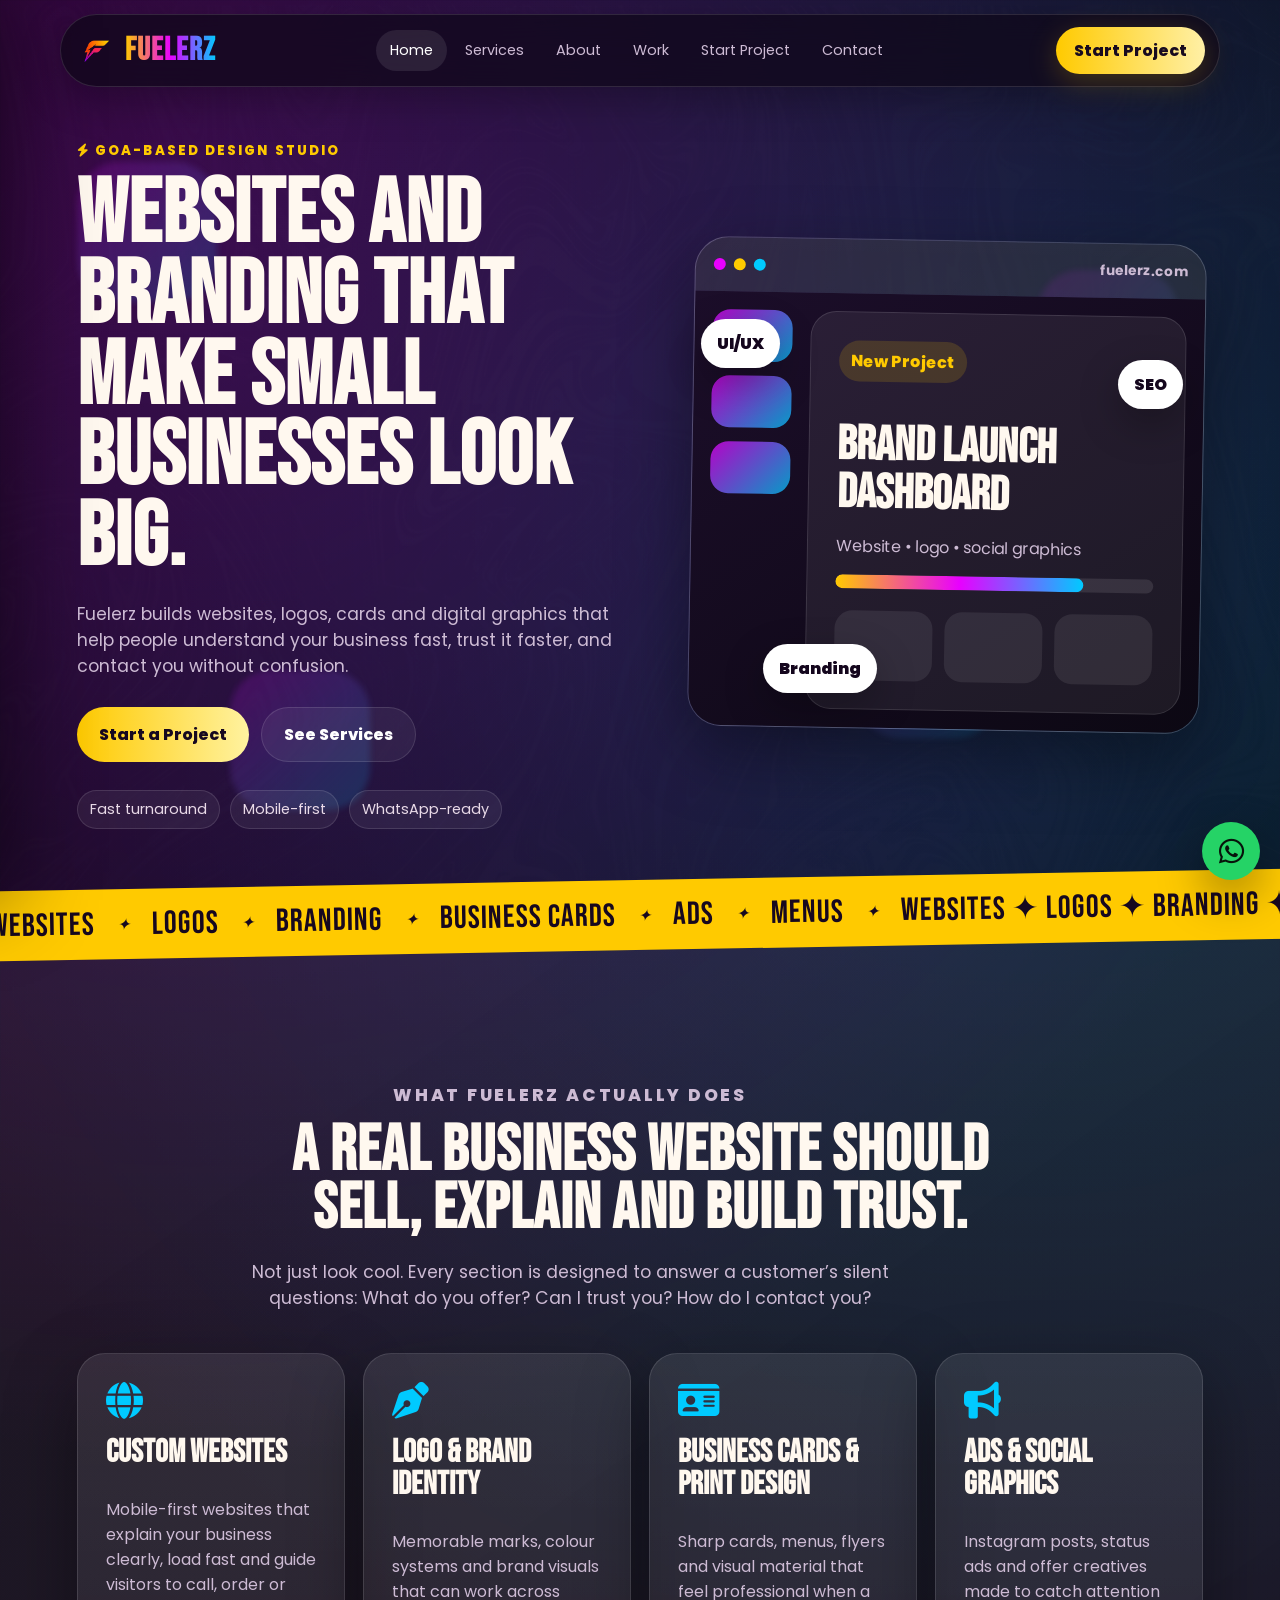
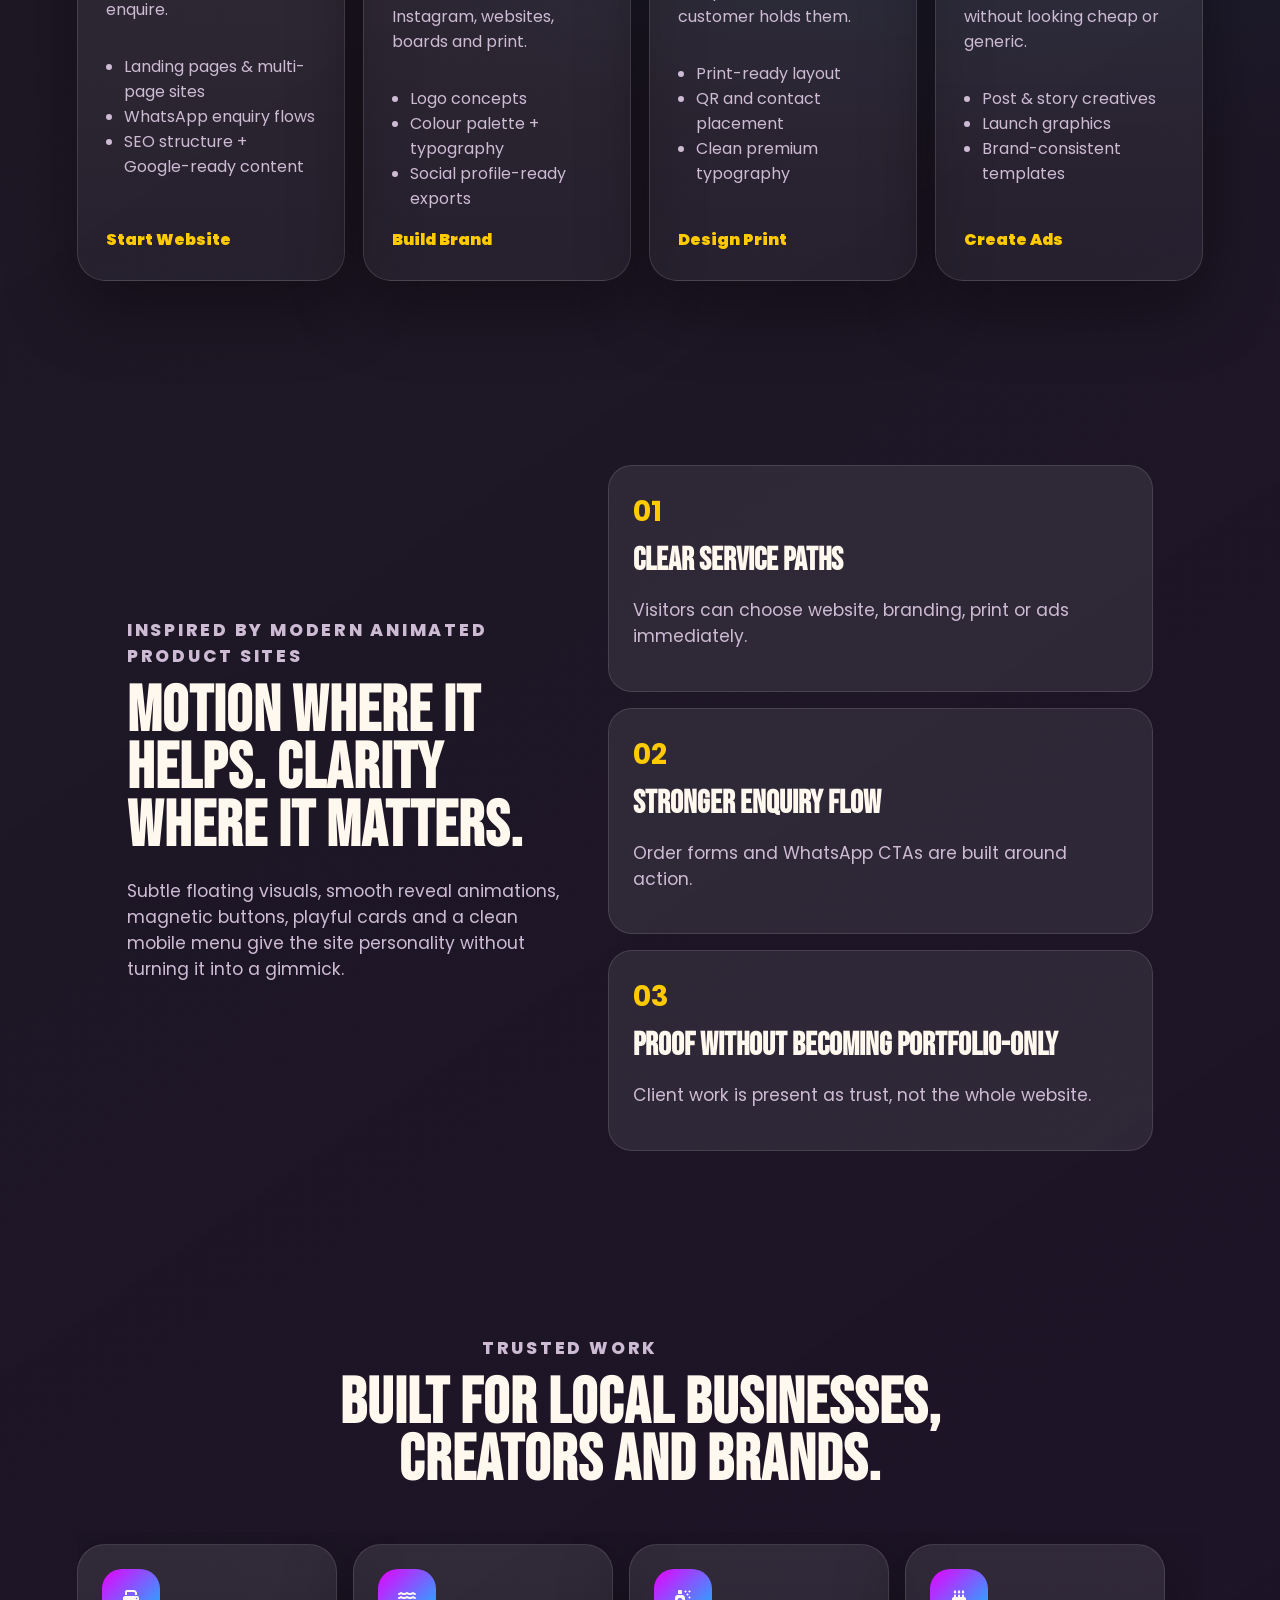
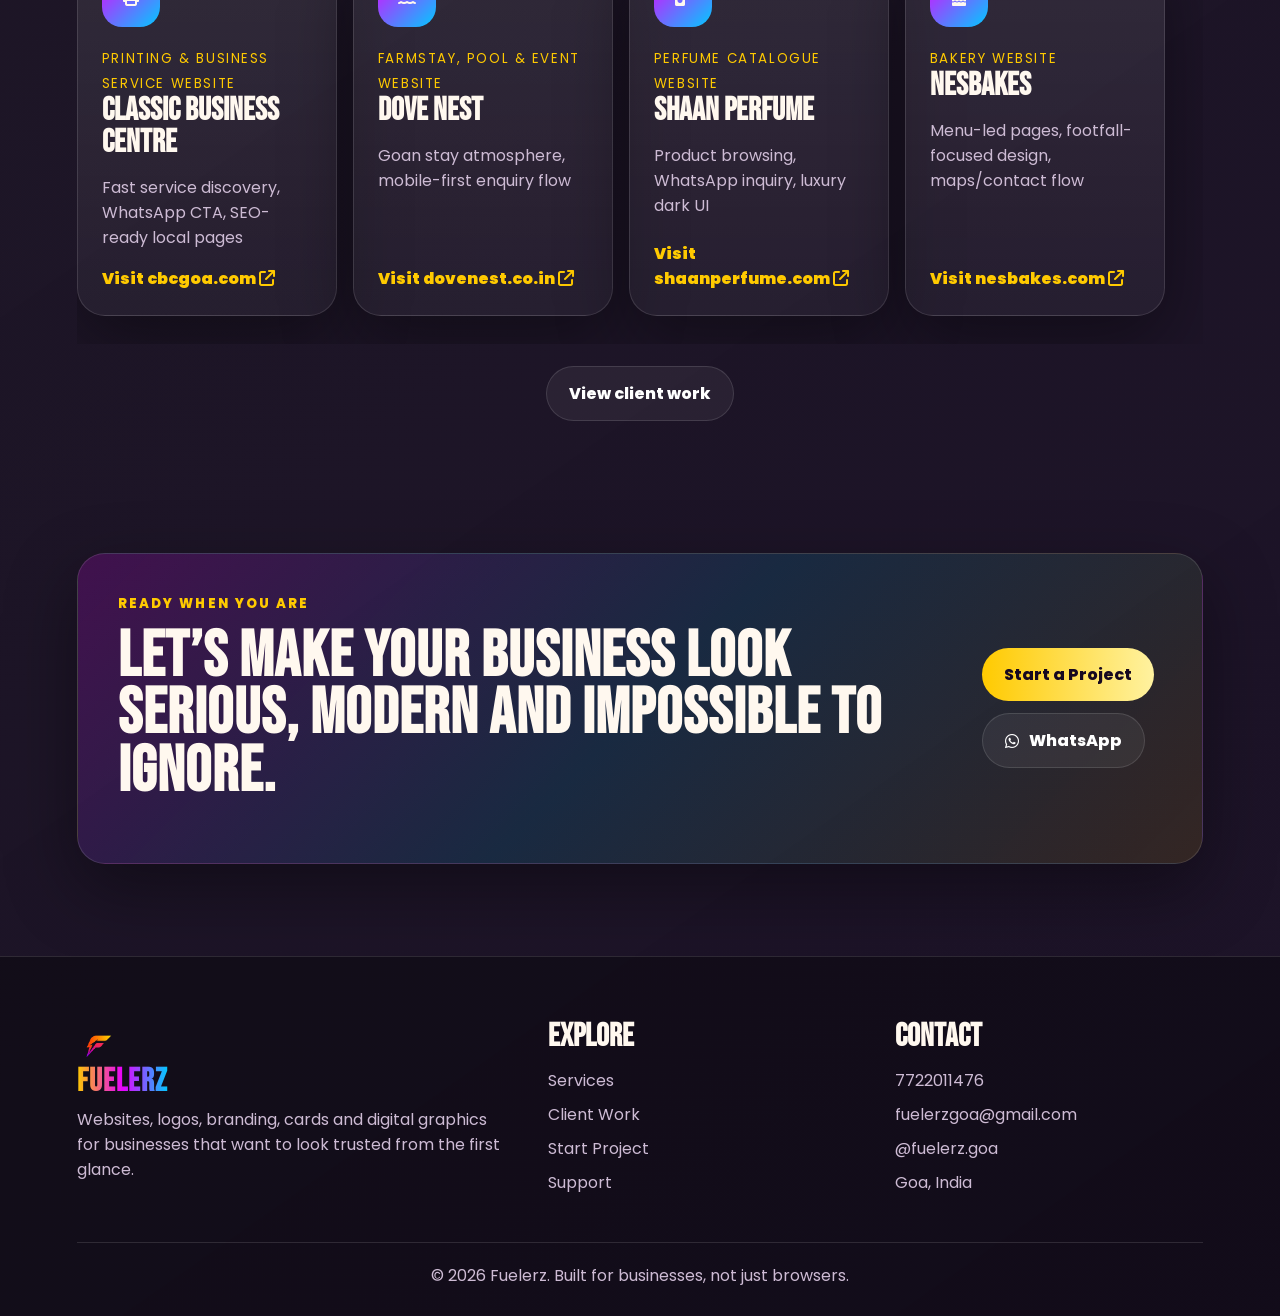
<file: index.html>
<!DOCTYPE html><html lang="en"><head>
    <meta charset="UTF-8"><meta name="viewport" content="width=device-width, initial-scale=1.0">
    <title>Fuelerz | Websites, Branding & Design Studio in Goa</title><meta name="description" content="Fuelerz creates business websites, logos, branding and digital designs for Goan businesses with modern UI, strong calls to action and clean user experience.">
    <meta name="theme-color" content="#12091f"><link rel="icon" type="image/png" href="logo2.png">
    <link rel="stylesheet" href="css/style.css"><link rel="preconnect" href="https://fonts.googleapis.com"><link rel="preconnect" href="https://fonts.gstatic.com" crossorigin>
    <link href="https://fonts.googleapis.com/css2?family=Bebas+Neue&family=Poppins:wght@300;400;500;600;700;800&display=swap" rel="stylesheet">
    <link rel="stylesheet" href="https://cdnjs.cloudflare.com/ajax/libs/font-awesome/6.5.2/css/all.min.css"></head><body>

    <div class="ambient-bg" aria-hidden="true"><span></span><span></span><span></span><span></span></div>
    <aside class="sidebar" aria-label="Mobile navigation">
      <div class="sidebar-head"><a class="brand" href="index.html"><img src="assets/images/logo.png" alt="Fuelerz logo"><b>Fuelerz</b></a><button class="close-sidebar" aria-label="Close menu"><i class="fa-solid fa-xmark"></i></button></div>
      <p class="sidebar-note">Designs, websites and brand systems built for real Goan businesses.</p>
      <ul class="sidebar-links"><li><a class="active" href="index.html"><i class="fa-solid fa-house"></i><span>Home</span></a></li><li><a class="" href="services.html"><i class="fa-solid fa-layer-group"></i><span>Services</span></a></li><li><a class="" href="about.html"><i class="fa-solid fa-circle-info"></i><span>About</span></a></li><li><a class="" href="work.html"><i class="fa-solid fa-window-restore"></i><span>Work</span></a></li><li><a class="" href="orders.html"><i class="fa-solid fa-paper-plane"></i><span>Start Project</span></a></li><li><a class="" href="contact.html"><i class="fa-solid fa-comments"></i><span>Contact</span></a></li><li><a class="" href="support.html"><i class="fa-solid fa-headset"></i><span>Support</span></a></li></ul>
      <a class="side-whatsapp" href="https://wa.me/917722011476" target="_blank"><i class="fa-brands fa-whatsapp"></i> WhatsApp Fuelerz</a>
    </aside>
    <div class="sidebar-overlay"></div>
    <header class="navbar">
      <button class="sidebar-toggle" aria-label="Open menu"><i class="fa-solid fa-bars-staggered"></i></button>
      <a class="brand" href="index.html"><img src="assets/images/logo.png" alt="Fuelerz logo"><b>Fuelerz</b></a>
      <nav class="desktop-nav" aria-label="Primary navigation"><a class="desktop-link active" href="index.html">Home</a><a class="desktop-link " href="services.html">Services</a><a class="desktop-link " href="about.html">About</a><a class="desktop-link " href="work.html">Work</a><a class="desktop-link " href="orders.html">Start Project</a><a class="desktop-link " href="contact.html">Contact</a></nav>
      <a class="nav-cta" href="orders.html">Start Project</a>
    </header>
<main>
<section class="hero home-hero">
  <div class="hero-copy reveal"><p class="eyebrow"><i class="fa-solid fa-bolt"></i> Goa-based design studio</p><h1>Websites and branding that make small businesses look big.</h1><p class="hero-text">Fuelerz builds websites, logos, cards and digital graphics that help people understand your business fast, trust it faster, and contact you without confusion.</p><div class="hero-actions"><a class="btn primary" href="orders.html">Start a Project</a><a class="btn ghost" href="services.html">See Services</a></div><div class="trust-row"><span>Fast turnaround</span><span>Mobile-first</span><span>WhatsApp-ready</span></div></div>
  <div class="hero-stage reveal"><div class="browser-card"><div class="browser-top"><span></span><span></span><span></span><b>fuelerz.com</b></div><div class="mock-screen"><div class="mock-sidebar"><em></em><em></em><em></em></div><div class="mock-main"><div class="mock-pill">New Project</div><h3>Brand launch dashboard</h3><p>Website • logo • social graphics</p><div class="progress"><i style="width:78%"></i></div><div class="mini-grid"><span></span><span></span><span></span></div></div></div></div><div class="float-chip chip-1">UI/UX</div><div class="float-chip chip-2">SEO</div><div class="float-chip chip-3">Branding</div></div>
</section>
<section class="marquee" aria-label="Fuelerz services"><div><span>websites</span><i>✦</i><span>logos</span><i>✦</i><span>branding</span><i>✦</i><span>business cards</span><i>✦</i><span>ads</span><i>✦</i><span>menus</span><i>✦</i></div></section>
<section class="section-pad intro-grid"><div class="section-head reveal"><p class="eyebrow">What Fuelerz actually does</p><h2>A real business website should sell, explain and build trust.</h2><p>Not just look cool. Every section is designed to answer a customer’s silent questions: What do you offer? Can I trust you? How do I contact you?</p></div><div class="feature-grid">
<div class="service-card tilt reveal" id="websites"><i class="fa-solid fa-globe"></i><h3>Custom Websites</h3><p>Mobile-first websites that explain your business clearly, load fast and guide visitors to call, order or enquire.</p><ul><li>Landing pages & multi-page sites</li><li>WhatsApp enquiry flows</li><li>SEO structure + Google-ready content</li></ul><a href="orders.html?service=website">Start Website</a></div>
<div class="service-card tilt reveal" id="logos"><i class="fa-solid fa-pen-nib"></i><h3>Logo & Brand Identity</h3><p>Memorable marks, colour systems and brand visuals that can work across Instagram, websites, boards and print.</p><ul><li>Logo concepts</li><li>Colour palette + typography</li><li>Social profile-ready exports</li></ul><a href="orders.html?service=branding">Build Brand</a></div>
<div class="service-card tilt reveal"><i class="fa-solid fa-id-card"></i><h3>Business Cards & Print Design</h3><p>Sharp cards, menus, flyers and visual material that feel professional when a customer holds them.</p><ul><li>Print-ready layout</li><li>QR and contact placement</li><li>Clean premium typography</li></ul><a href="orders.html?service=print">Design Print</a></div>
<div class="service-card tilt reveal"><i class="fa-solid fa-bullhorn"></i><h3>Ads & Social Graphics</h3><p>Instagram posts, status ads and offer creatives made to catch attention without looking cheap or generic.</p><ul><li>Post & story creatives</li><li>Launch graphics</li><li>Brand-consistent templates</li></ul><a href="orders.html?service=ads">Create Ads</a></div>
</div></section>
<section class="section-pad split-section reveal"><div><p class="eyebrow">Inspired by modern animated product sites</p><h2>Motion where it helps. Clarity where it matters.</h2><p>Subtle floating visuals, smooth reveal animations, magnetic buttons, playful cards and a clean mobile menu give the site personality without turning it into a gimmick.</p></div><div class="stack-cards"><article><b>01</b><h3>Clear service paths</h3><p>Visitors can choose website, branding, print or ads immediately.</p></article><article><b>02</b><h3>Stronger enquiry flow</h3><p>Order forms and WhatsApp CTAs are built around action.</p></article><article><b>03</b><h3>Proof without becoming portfolio-only</h3><p>Client work is present as trust, not the whole website.</p></article></div></section>
<section class="section-pad work-strip"><div class="section-head reveal"><p class="eyebrow">Trusted work</p><h2>Built for local businesses, creators and brands.</h2></div><div class="work-row"><article class="work-card tilt reveal"><div class="work-icon"><i class="fa-solid fa-print"></i></div><div><span>Printing & business service website</span><h3>Classic Business Centre</h3><p>Fast service discovery, WhatsApp CTA, SEO-ready local pages</p></div><a href="https://cbcgoa.com" target="_blank">Visit cbcgoa.com <i class="fa-solid fa-arrow-up-right-from-square"></i></a></article><article class="work-card tilt reveal"><div class="work-icon"><i class="fa-solid fa-water"></i></div><div><span>Farmstay, pool & event website</span><h3>Dove Nest</h3><p>Goan stay atmosphere, mobile-first enquiry flow</p></div><a href="https://dovenest.co.in" target="_blank">Visit dovenest.co.in <i class="fa-solid fa-arrow-up-right-from-square"></i></a></article><article class="work-card tilt reveal"><div class="work-icon"><i class="fa-solid fa-spray-can-sparkles"></i></div><div><span>Perfume catalogue website</span><h3>Shaan Perfume</h3><p>Product browsing, WhatsApp inquiry, luxury dark UI</p></div><a href="https://shaanperfume.com" target="_blank">Visit shaanperfume.com <i class="fa-solid fa-arrow-up-right-from-square"></i></a></article><article class="work-card tilt reveal"><div class="work-icon"><i class="fa-solid fa-cake-candles"></i></div><div><span>Bakery website</span><h3>Nesbakes</h3><p>Menu-led pages, footfall-focused design, maps/contact flow</p></div><a href="https://nesbakes.com" target="_blank">Visit nesbakes.com <i class="fa-solid fa-arrow-up-right-from-square"></i></a></article><article class="work-card tilt reveal"><div class="work-icon"><i class="fa-solid fa-bowl-food"></i></div><div><span>Food ordering website</span><h3>Ta Naa Foods</h3><p>Menu cards, WhatsApp order logic, fresh local styling</p></div><a href="https://tanaafoods.com" target="_blank">Visit tanaafoods.com <i class="fa-solid fa-arrow-up-right-from-square"></i></a></article><article class="work-card tilt reveal"><div class="work-icon"><i class="fa-solid fa-bolt"></i></div><div><span>Studio website</span><h3>Fuelerz</h3><p>Brand, service, support, and order system</p></div><a href="https://fuelerz.com" target="_blank">Visit fuelerz.com <i class="fa-solid fa-arrow-up-right-from-square"></i></a></article></div><div class="center reveal"><a class="btn ghost" href="work.html">View client work</a></div></section>
</main>
    <section class="final-cta section-pad reveal">
      <div class="cta-panel">
        <div><p class="eyebrow">Ready when you are</p><h2>Let’s make your business look serious, modern and impossible to ignore.</h2></div>
        <div class="cta-actions"><a class="btn primary" href="orders.html">Start a Project</a><a class="btn ghost" href="https://wa.me/917722011476" target="_blank"><i class="fa-brands fa-whatsapp"></i> WhatsApp</a></div>
      </div>
    </section>
    <footer class="site-footer">
      <div class="footer-grid">
        <div><a class="brand footer-brand" href="index.html"><img src="assets/images/logo.png" alt="Fuelerz logo"><b>Fuelerz</b></a><p>Websites, logos, branding, cards and digital graphics for businesses that want to look trusted from the first glance.</p></div>
        <div><h3>Explore</h3><a href="services.html">Services</a><a href="work.html">Client Work</a><a href="orders.html">Start Project</a><a href="support.html">Support</a></div>
        <div><h3>Contact</h3><a href="tel:+917722011476">7722011476</a><a href="mailto:fuelerzgoa@gmail.com">fuelerzgoa@gmail.com</a><a href="https://instagram.com/fuelerz.goa" target="_blank">@fuelerz.goa</a><span>Goa, India</span></div>
      </div>
      <div class="footer-bottom">© <span class="currentYear"></span> Fuelerz. Built for businesses, not just browsers.</div>
    </footer>
    <a class="floating-whatsapp" href="https://wa.me/917722011476" target="_blank" aria-label="Chat on WhatsApp"><i class="fa-brands fa-whatsapp"></i></a>
    <script src="js/main.js"></script></body></html>
</file>
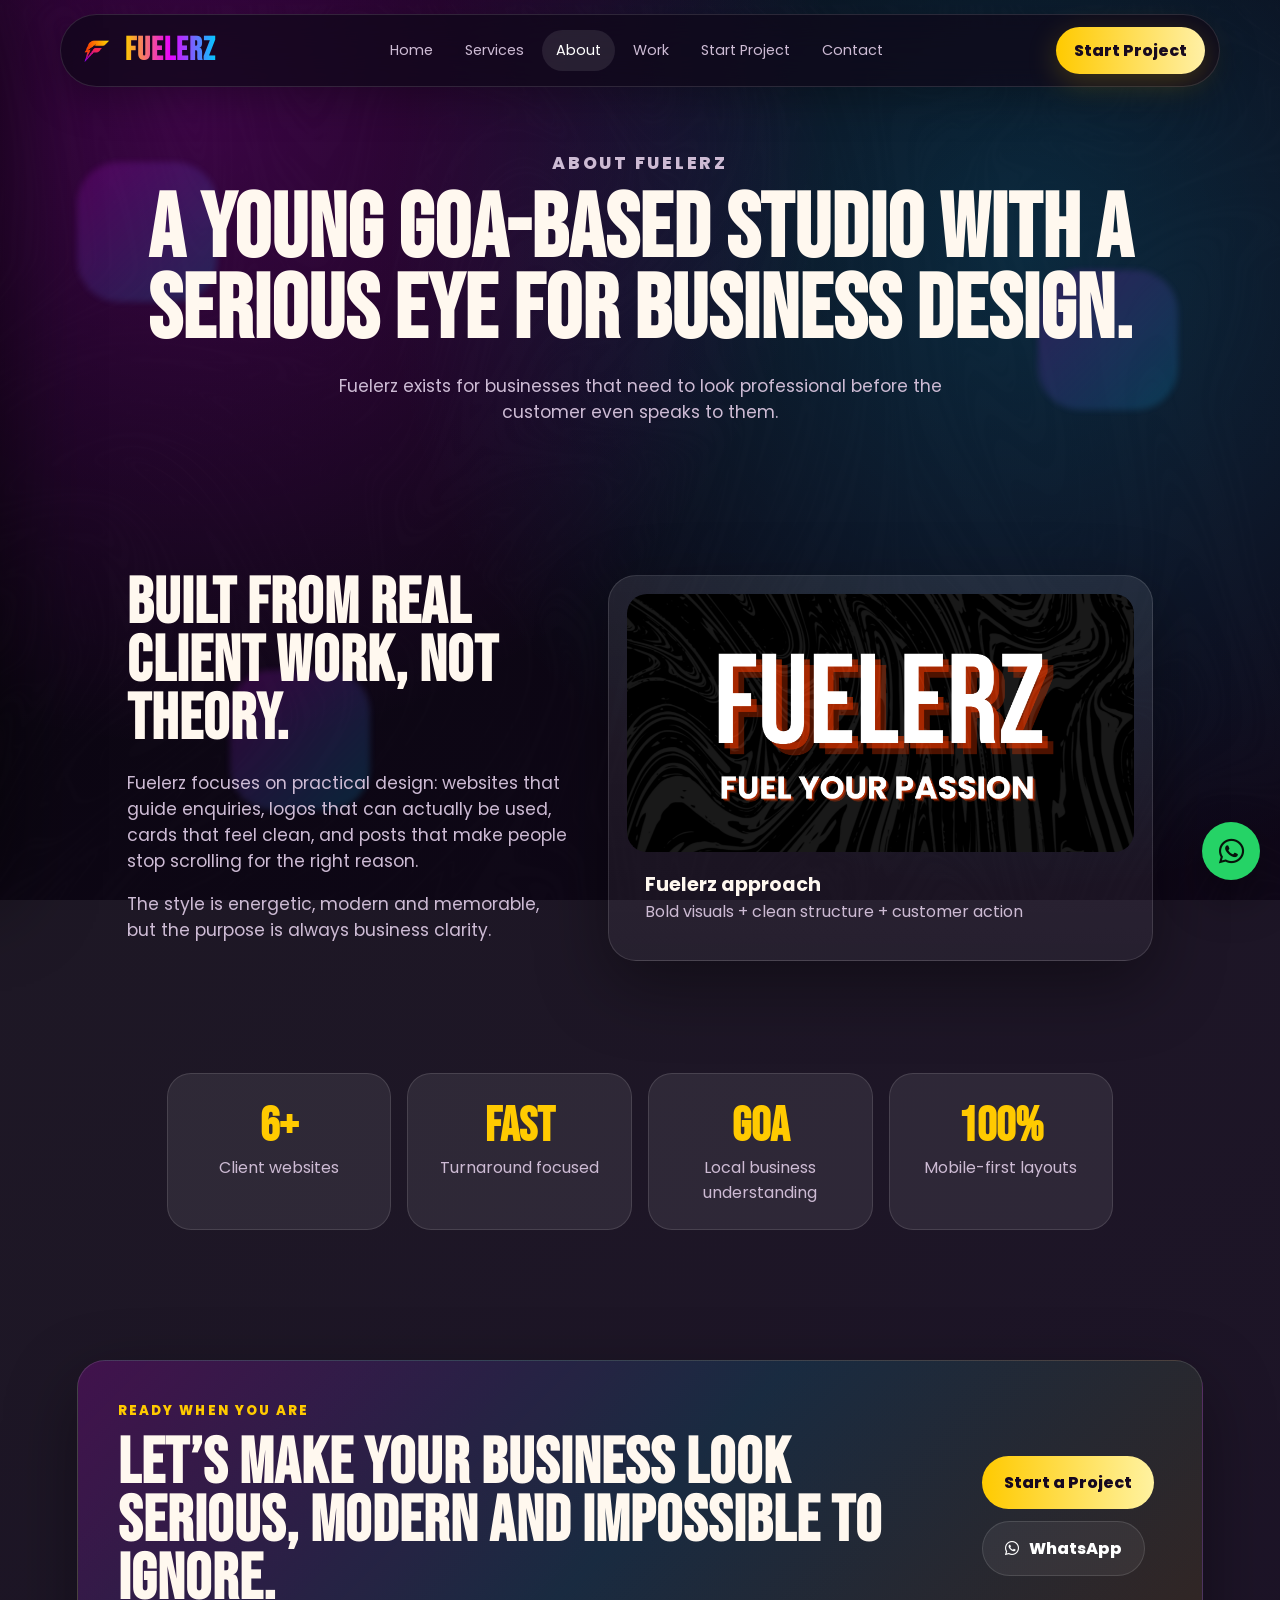
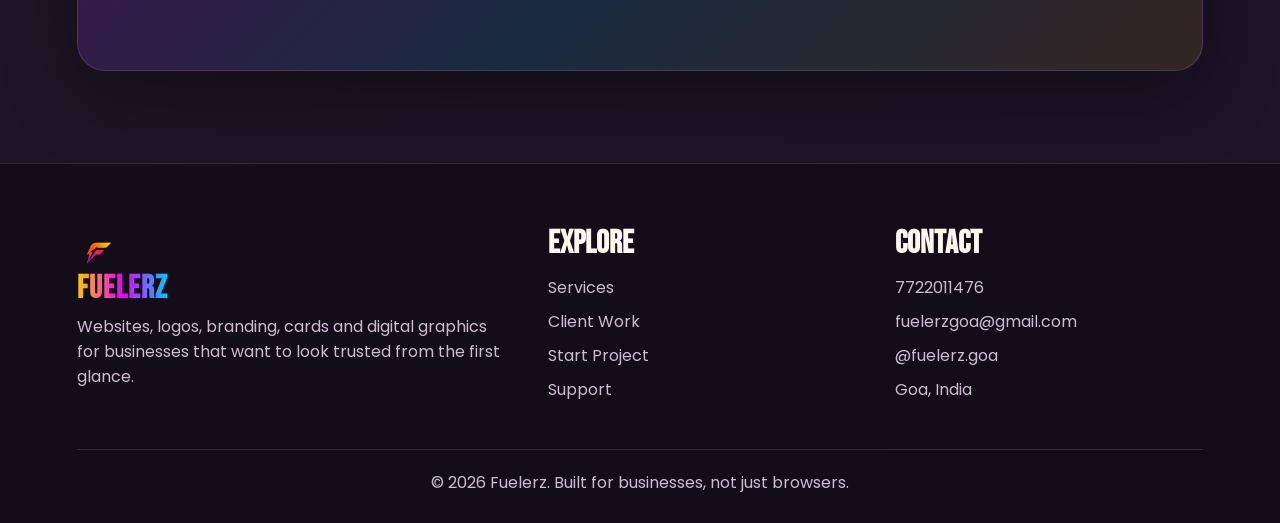
<file: about.html>
<!DOCTYPE html><html lang="en"><head>
    <meta charset="UTF-8"><meta name="viewport" content="width=device-width, initial-scale=1.0">
    <title>About Fuelerz | Design Studio in Goa</title><meta name="description" content="Fuelerz is a Goa-based design studio creating professional websites, branding and digital designs for businesses.">
    <meta name="theme-color" content="#12091f"><link rel="icon" type="image/png" href="logo2.png">
    <link rel="stylesheet" href="css/style.css"><link rel="preconnect" href="https://fonts.googleapis.com"><link rel="preconnect" href="https://fonts.gstatic.com" crossorigin>
    <link href="https://fonts.googleapis.com/css2?family=Bebas+Neue&family=Poppins:wght@300;400;500;600;700;800&display=swap" rel="stylesheet">
    <link rel="stylesheet" href="https://cdnjs.cloudflare.com/ajax/libs/font-awesome/6.5.2/css/all.min.css"></head><body>
    <div class="ambient-bg" aria-hidden="true"><span></span><span></span><span></span><span></span></div>
    <aside class="sidebar" aria-label="Mobile navigation">
      <div class="sidebar-head"><a class="brand" href="index.html"><img src="assets/images/logo.png" alt="Fuelerz logo"><b>Fuelerz</b></a><button class="close-sidebar" aria-label="Close menu"><i class="fa-solid fa-xmark"></i></button></div>
      <p class="sidebar-note">Designs, websites and brand systems built for real Goan businesses.</p>
      <ul class="sidebar-links"><li><a class="" href="index.html"><i class="fa-solid fa-house"></i><span>Home</span></a></li><li><a class="" href="services.html"><i class="fa-solid fa-layer-group"></i><span>Services</span></a></li><li><a class="active" href="about.html"><i class="fa-solid fa-circle-info"></i><span>About</span></a></li><li><a class="" href="work.html"><i class="fa-solid fa-window-restore"></i><span>Work</span></a></li><li><a class="" href="orders.html"><i class="fa-solid fa-paper-plane"></i><span>Start Project</span></a></li><li><a class="" href="contact.html"><i class="fa-solid fa-comments"></i><span>Contact</span></a></li><li><a class="" href="support.html"><i class="fa-solid fa-headset"></i><span>Support</span></a></li></ul>
      <a class="side-whatsapp" href="https://wa.me/917722011476" target="_blank"><i class="fa-brands fa-whatsapp"></i> WhatsApp Fuelerz</a>
    </aside>
    <div class="sidebar-overlay"></div>
    <header class="navbar">
      <button class="sidebar-toggle" aria-label="Open menu"><i class="fa-solid fa-bars-staggered"></i></button>
      <a class="brand" href="index.html"><img src="assets/images/logo.png" alt="Fuelerz logo"><b>Fuelerz</b></a>
      <nav class="desktop-nav" aria-label="Primary navigation"><a class="desktop-link " href="index.html">Home</a><a class="desktop-link " href="services.html">Services</a><a class="desktop-link active" href="about.html">About</a><a class="desktop-link " href="work.html">Work</a><a class="desktop-link " href="orders.html">Start Project</a><a class="desktop-link " href="contact.html">Contact</a></nav>
      <a class="nav-cta" href="orders.html">Start Project</a>
    </header><main><section class="page-title reveal"><p class="eyebrow">About Fuelerz</p><h1>A young Goa-based studio with a serious eye for business design.</h1><p>Fuelerz exists for businesses that need to look professional before the customer even speaks to them.</p></section><section class="section-pad split-section reveal"><div><h2>Built from real client work, not theory.</h2><p>Fuelerz focuses on practical design: websites that guide enquiries, logos that can actually be used, cards that feel clean, and posts that make people stop scrolling for the right reason.</p><p>The style is energetic, modern and memorable, but the purpose is always business clarity.</p></div><div class="about-panel"><img src="assets/images/hero-design.png" alt="Fuelerz design preview"><div><b>Fuelerz approach</b><span>Bold visuals + clean structure + customer action</span></div></div></section><section class="stats-band reveal"><div><b>6+</b><span>Client websites</span></div><div><b>Fast</b><span>Turnaround focused</span></div><div><b>Goa</b><span>Local business understanding</span></div><div><b>100%</b><span>Mobile-first layouts</span></div></section></main>
    <section class="final-cta section-pad reveal">
      <div class="cta-panel">
        <div><p class="eyebrow">Ready when you are</p><h2>Let’s make your business look serious, modern and impossible to ignore.</h2></div>
        <div class="cta-actions"><a class="btn primary" href="orders.html">Start a Project</a><a class="btn ghost" href="https://wa.me/917722011476" target="_blank"><i class="fa-brands fa-whatsapp"></i> WhatsApp</a></div>
      </div>
    </section>
    <footer class="site-footer">
      <div class="footer-grid">
        <div><a class="brand footer-brand" href="index.html"><img src="assets/images/logo.png" alt="Fuelerz logo"><b>Fuelerz</b></a><p>Websites, logos, branding, cards and digital graphics for businesses that want to look trusted from the first glance.</p></div>
        <div><h3>Explore</h3><a href="services.html">Services</a><a href="work.html">Client Work</a><a href="orders.html">Start Project</a><a href="support.html">Support</a></div>
        <div><h3>Contact</h3><a href="tel:+917722011476">7722011476</a><a href="mailto:fuelerzgoa@gmail.com">fuelerzgoa@gmail.com</a><a href="https://instagram.com/fuelerz.goa" target="_blank">@fuelerz.goa</a><span>Goa, India</span></div>
      </div>
      <div class="footer-bottom">© <span class="currentYear"></span> Fuelerz. Built for businesses, not just browsers.</div>
    </footer>
    <a class="floating-whatsapp" href="https://wa.me/917722011476" target="_blank" aria-label="Chat on WhatsApp"><i class="fa-brands fa-whatsapp"></i></a>
    <script src="js/main.js"></script></body></html>
</file>
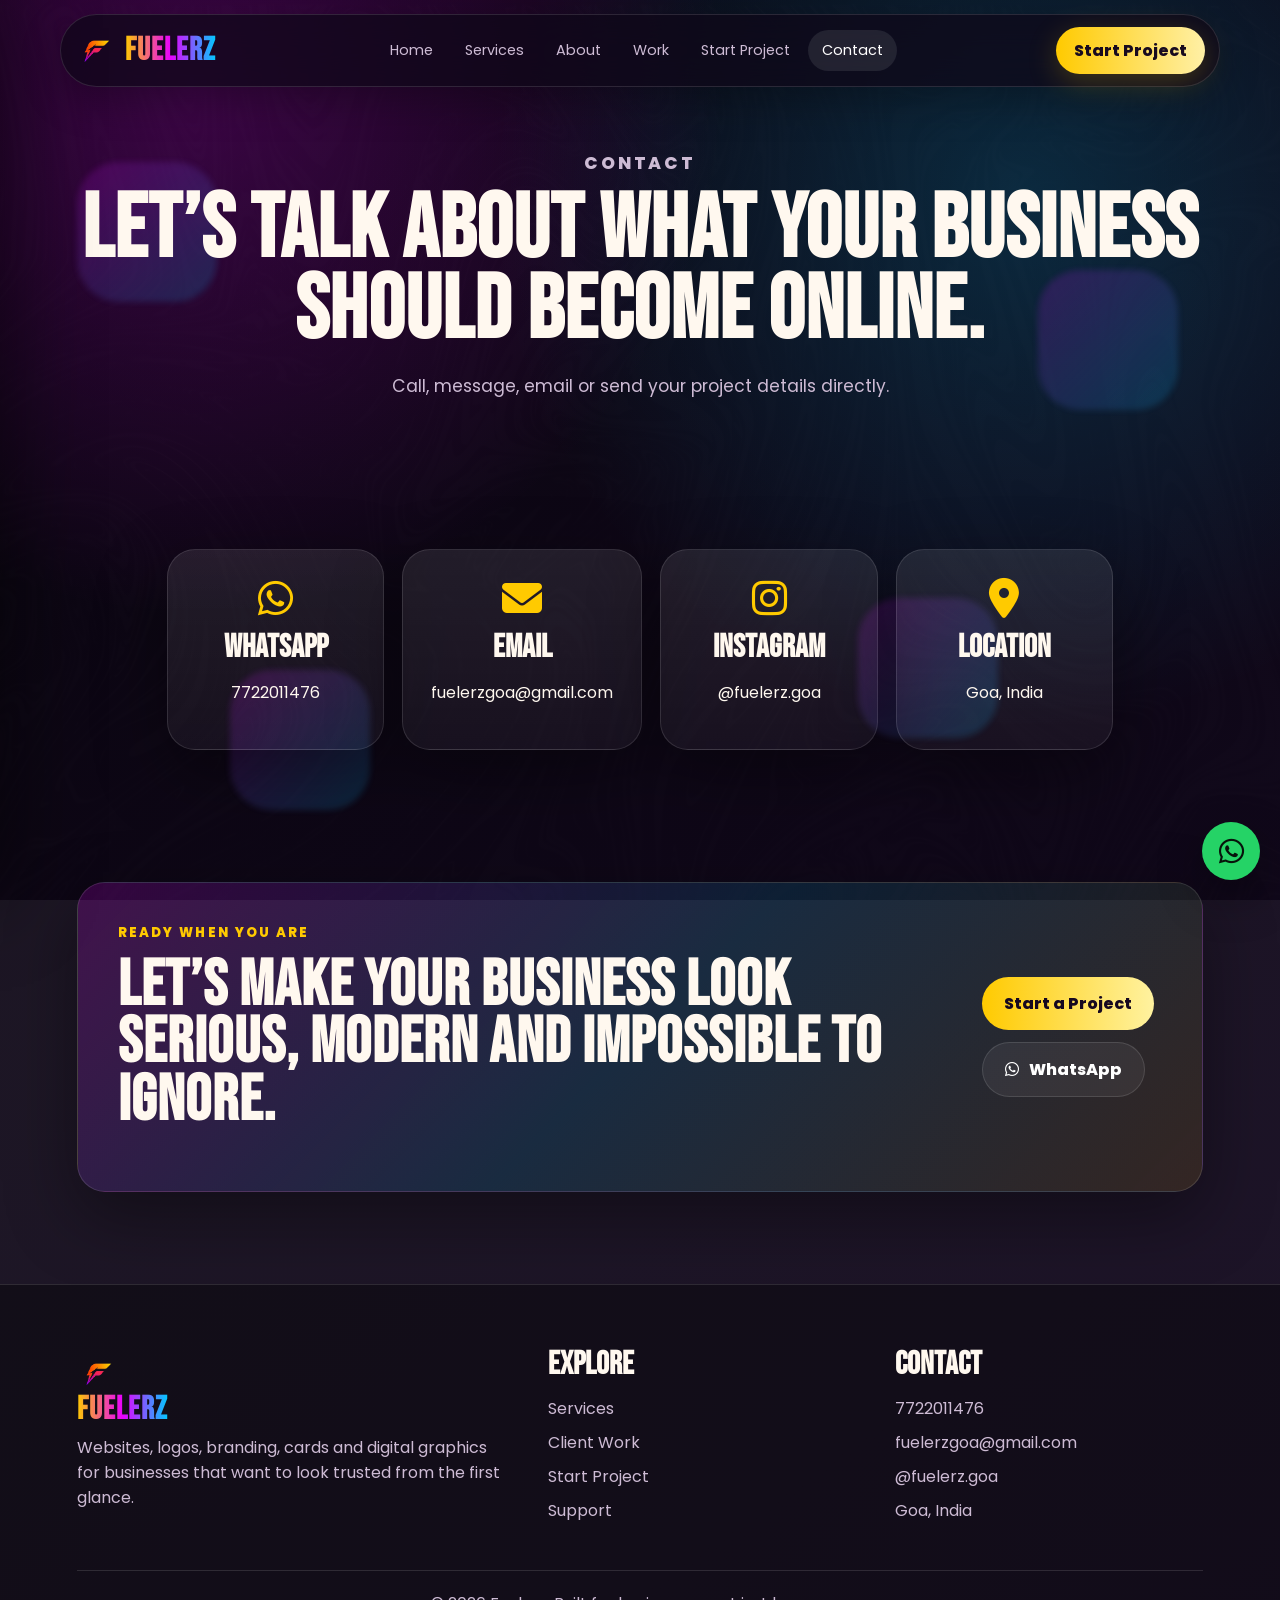
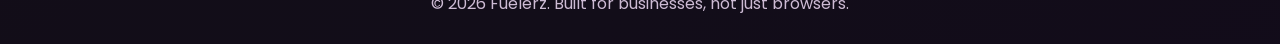
<file: contact.html>
<!DOCTYPE html><html lang="en"><head>
    <meta charset="UTF-8"><meta name="viewport" content="width=device-width, initial-scale=1.0">
    <title>Contact Fuelerz</title><meta name="description" content="Contact Fuelerz Goa for websites, logos, branding and digital design projects.">
    <meta name="theme-color" content="#12091f"><link rel="icon" type="image/png" href="logo2.png">
    <link rel="stylesheet" href="css/style.css"><link rel="preconnect" href="https://fonts.googleapis.com"><link rel="preconnect" href="https://fonts.gstatic.com" crossorigin>
    <link href="https://fonts.googleapis.com/css2?family=Bebas+Neue&family=Poppins:wght@300;400;500;600;700;800&display=swap" rel="stylesheet">
    <link rel="stylesheet" href="https://cdnjs.cloudflare.com/ajax/libs/font-awesome/6.5.2/css/all.min.css"></head><body>
    <div class="ambient-bg" aria-hidden="true"><span></span><span></span><span></span><span></span></div>
    <aside class="sidebar" aria-label="Mobile navigation">
      <div class="sidebar-head"><a class="brand" href="index.html"><img src="assets/images/logo.png" alt="Fuelerz logo"><b>Fuelerz</b></a><button class="close-sidebar" aria-label="Close menu"><i class="fa-solid fa-xmark"></i></button></div>
      <p class="sidebar-note">Designs, websites and brand systems built for real Goan businesses.</p>
      <ul class="sidebar-links"><li><a class="" href="index.html"><i class="fa-solid fa-house"></i><span>Home</span></a></li><li><a class="" href="services.html"><i class="fa-solid fa-layer-group"></i><span>Services</span></a></li><li><a class="" href="about.html"><i class="fa-solid fa-circle-info"></i><span>About</span></a></li><li><a class="" href="work.html"><i class="fa-solid fa-window-restore"></i><span>Work</span></a></li><li><a class="" href="orders.html"><i class="fa-solid fa-paper-plane"></i><span>Start Project</span></a></li><li><a class="active" href="contact.html"><i class="fa-solid fa-comments"></i><span>Contact</span></a></li><li><a class="" href="support.html"><i class="fa-solid fa-headset"></i><span>Support</span></a></li></ul>
      <a class="side-whatsapp" href="https://wa.me/917722011476" target="_blank"><i class="fa-brands fa-whatsapp"></i> WhatsApp Fuelerz</a>
    </aside>
    <div class="sidebar-overlay"></div>
    <header class="navbar">
      <button class="sidebar-toggle" aria-label="Open menu"><i class="fa-solid fa-bars-staggered"></i></button>
      <a class="brand" href="index.html"><img src="assets/images/logo.png" alt="Fuelerz logo"><b>Fuelerz</b></a>
      <nav class="desktop-nav" aria-label="Primary navigation"><a class="desktop-link " href="index.html">Home</a><a class="desktop-link " href="services.html">Services</a><a class="desktop-link " href="about.html">About</a><a class="desktop-link " href="work.html">Work</a><a class="desktop-link " href="orders.html">Start Project</a><a class="desktop-link active" href="contact.html">Contact</a></nav>
      <a class="nav-cta" href="orders.html">Start Project</a>
    </header><main><section class="page-title reveal"><p class="eyebrow">Contact</p><h1>Let’s talk about what your business should become online.</h1><p>Call, message, email or send your project details directly.</p></section><section class="section-pad contact-grid"><a class="contact-card reveal" href="https://wa.me/917722011476" target="_blank"><i class="fa-brands fa-whatsapp"></i><h3>WhatsApp</h3><p>7722011476</p></a><a class="contact-card reveal" href="mailto:fuelerzgoa@gmail.com"><i class="fa-solid fa-envelope"></i><h3>Email</h3><p>fuelerzgoa@gmail.com</p></a><a class="contact-card reveal" href="https://instagram.com/fuelerz.goa" target="_blank"><i class="fa-brands fa-instagram"></i><h3>Instagram</h3><p>@fuelerz.goa</p></a><div class="contact-card reveal"><i class="fa-solid fa-location-dot"></i><h3>Location</h3><p>Goa, India</p></div></section></main>
    <section class="final-cta section-pad reveal">
      <div class="cta-panel">
        <div><p class="eyebrow">Ready when you are</p><h2>Let’s make your business look serious, modern and impossible to ignore.</h2></div>
        <div class="cta-actions"><a class="btn primary" href="orders.html">Start a Project</a><a class="btn ghost" href="https://wa.me/917722011476" target="_blank"><i class="fa-brands fa-whatsapp"></i> WhatsApp</a></div>
      </div>
    </section>
    <footer class="site-footer">
      <div class="footer-grid">
        <div><a class="brand footer-brand" href="index.html"><img src="assets/images/logo.png" alt="Fuelerz logo"><b>Fuelerz</b></a><p>Websites, logos, branding, cards and digital graphics for businesses that want to look trusted from the first glance.</p></div>
        <div><h3>Explore</h3><a href="services.html">Services</a><a href="work.html">Client Work</a><a href="orders.html">Start Project</a><a href="support.html">Support</a></div>
        <div><h3>Contact</h3><a href="tel:+917722011476">7722011476</a><a href="mailto:fuelerzgoa@gmail.com">fuelerzgoa@gmail.com</a><a href="https://instagram.com/fuelerz.goa" target="_blank">@fuelerz.goa</a><span>Goa, India</span></div>
      </div>
      <div class="footer-bottom">© <span class="currentYear"></span> Fuelerz. Built for businesses, not just browsers.</div>
    </footer>
    <a class="floating-whatsapp" href="https://wa.me/917722011476" target="_blank" aria-label="Chat on WhatsApp"><i class="fa-brands fa-whatsapp"></i></a>
    <script src="js/main.js"></script></body></html>
</file>
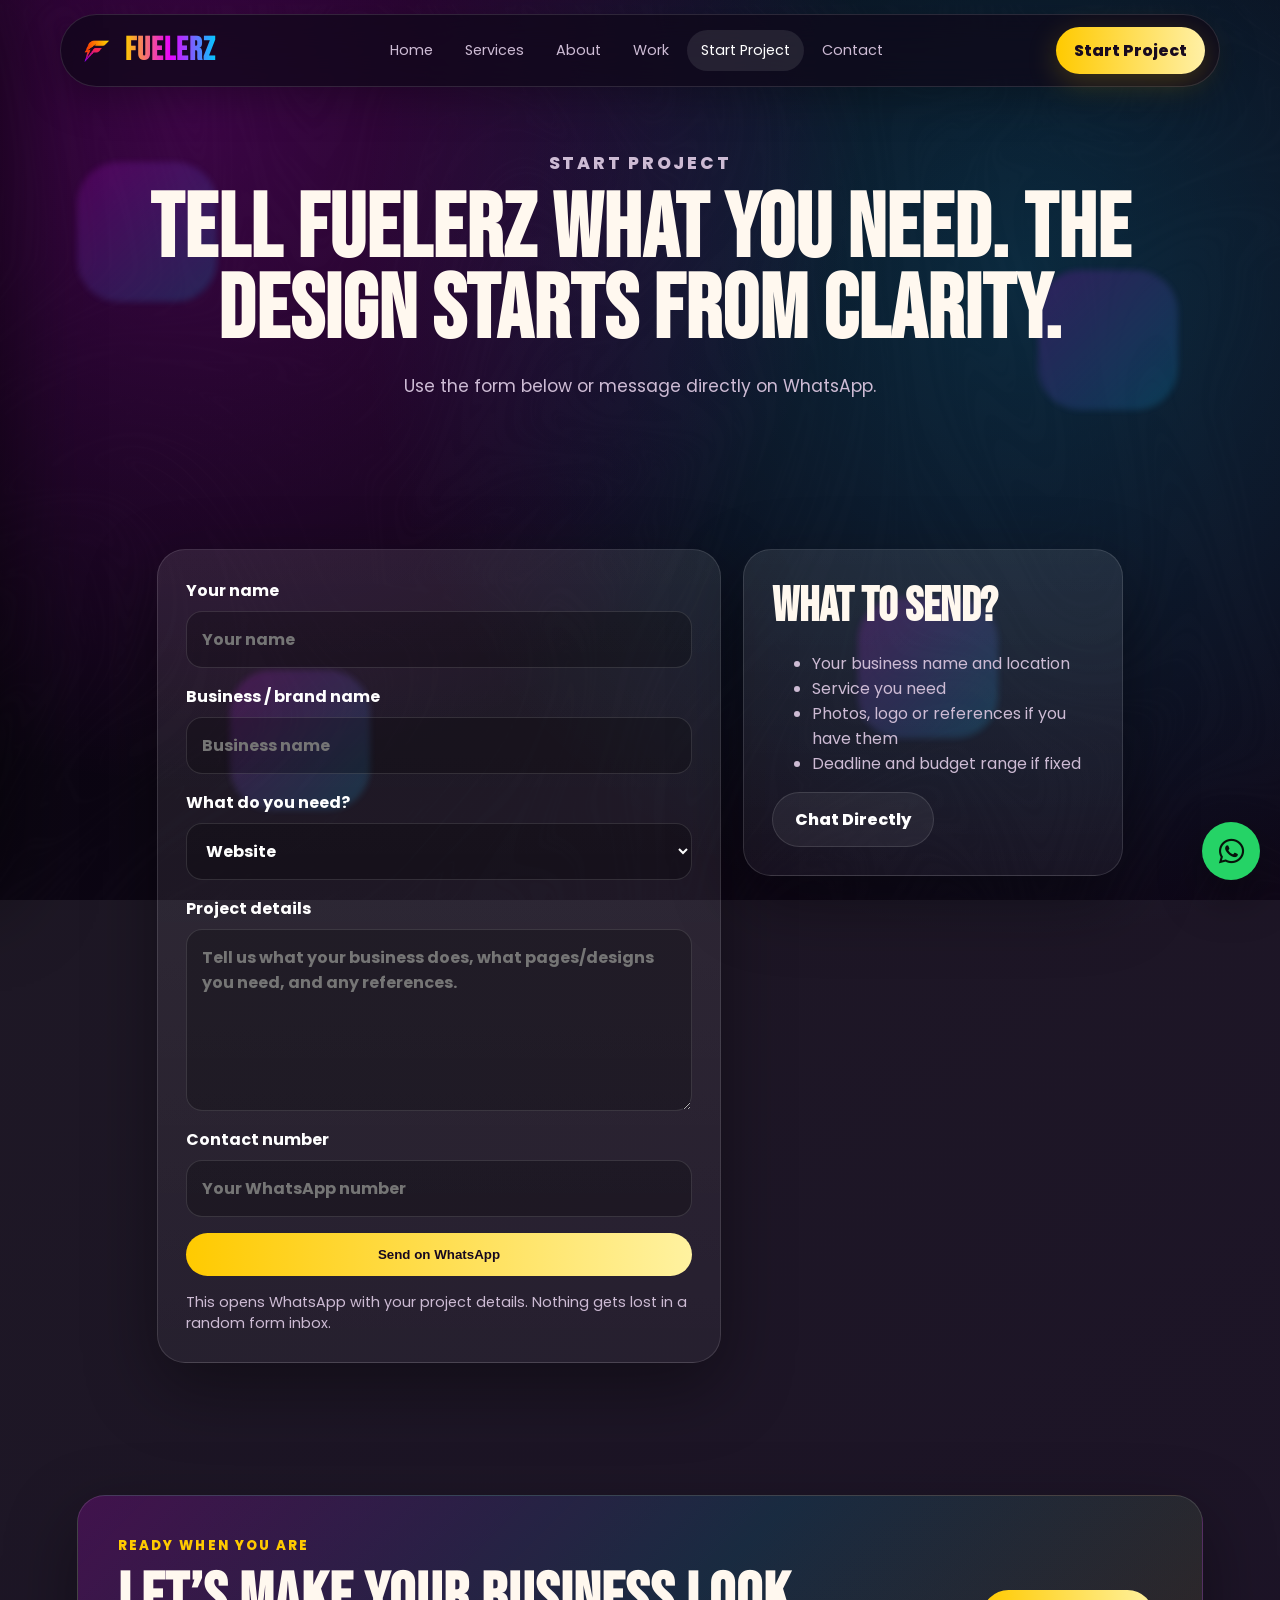
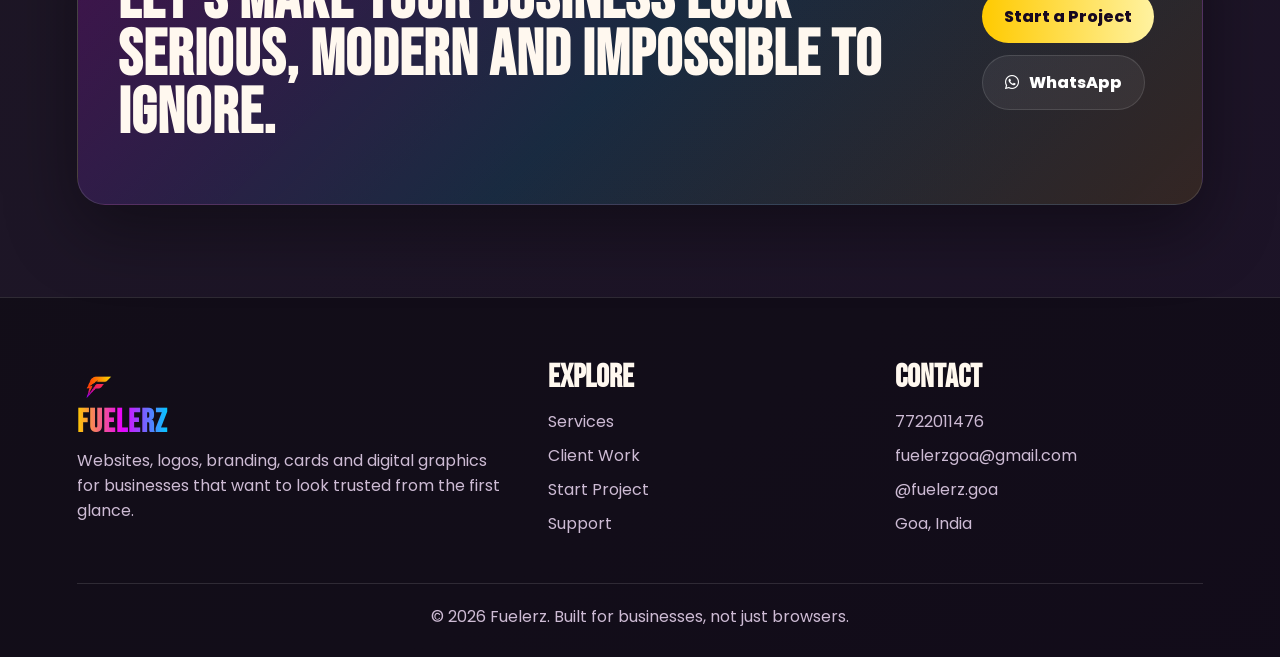
<file: orders.html>
<!DOCTYPE html><html lang="en"><head>
    <meta charset="UTF-8"><meta name="viewport" content="width=device-width, initial-scale=1.0">
    <title>Start a Project | Fuelerz</title><meta name="description" content="Start a website, branding, logo, business card or social media design project with Fuelerz.">
    <meta name="theme-color" content="#12091f"><link rel="icon" type="image/png" href="logo2.png">
    <link rel="stylesheet" href="css/style.css"><link rel="preconnect" href="https://fonts.googleapis.com"><link rel="preconnect" href="https://fonts.gstatic.com" crossorigin>
    <link href="https://fonts.googleapis.com/css2?family=Bebas+Neue&family=Poppins:wght@300;400;500;600;700;800&display=swap" rel="stylesheet">
    <link rel="stylesheet" href="https://cdnjs.cloudflare.com/ajax/libs/font-awesome/6.5.2/css/all.min.css"></head><body>
    <div class="ambient-bg" aria-hidden="true"><span></span><span></span><span></span><span></span></div>
    <aside class="sidebar" aria-label="Mobile navigation">
      <div class="sidebar-head"><a class="brand" href="index.html"><img src="assets/images/logo.png" alt="Fuelerz logo"><b>Fuelerz</b></a><button class="close-sidebar" aria-label="Close menu"><i class="fa-solid fa-xmark"></i></button></div>
      <p class="sidebar-note">Designs, websites and brand systems built for real Goan businesses.</p>
      <ul class="sidebar-links"><li><a class="" href="index.html"><i class="fa-solid fa-house"></i><span>Home</span></a></li><li><a class="" href="services.html"><i class="fa-solid fa-layer-group"></i><span>Services</span></a></li><li><a class="" href="about.html"><i class="fa-solid fa-circle-info"></i><span>About</span></a></li><li><a class="" href="work.html"><i class="fa-solid fa-window-restore"></i><span>Work</span></a></li><li><a class="active" href="orders.html"><i class="fa-solid fa-paper-plane"></i><span>Start Project</span></a></li><li><a class="" href="contact.html"><i class="fa-solid fa-comments"></i><span>Contact</span></a></li><li><a class="" href="support.html"><i class="fa-solid fa-headset"></i><span>Support</span></a></li></ul>
      <a class="side-whatsapp" href="https://wa.me/917722011476" target="_blank"><i class="fa-brands fa-whatsapp"></i> WhatsApp Fuelerz</a>
    </aside>
    <div class="sidebar-overlay"></div>
    <header class="navbar">
      <button class="sidebar-toggle" aria-label="Open menu"><i class="fa-solid fa-bars-staggered"></i></button>
      <a class="brand" href="index.html"><img src="assets/images/logo.png" alt="Fuelerz logo"><b>Fuelerz</b></a>
      <nav class="desktop-nav" aria-label="Primary navigation"><a class="desktop-link " href="index.html">Home</a><a class="desktop-link " href="services.html">Services</a><a class="desktop-link " href="about.html">About</a><a class="desktop-link " href="work.html">Work</a><a class="desktop-link active" href="orders.html">Start Project</a><a class="desktop-link " href="contact.html">Contact</a></nav>
      <a class="nav-cta" href="orders.html">Start Project</a>
    </header><main><section class="page-title reveal"><p class="eyebrow">Start project</p><h1>Tell Fuelerz what you need. The design starts from clarity.</h1><p>Use the form below or message directly on WhatsApp.</p></section><section class="section-pad form-section"><form class="project-form reveal" id="projectForm"><label>Your name<input name="name" required placeholder="Your name"></label><label>Business / brand name<input name="business" placeholder="Business name"></label><label>What do you need?<select name="service"><option>Website</option><option>Logo / Branding</option><option>Business Card / Print Design</option><option>Social Media Ads</option><option>Multiple Services</option></select></label><label>Project details<textarea name="details" rows="6" placeholder="Tell us what your business does, what pages/designs you need, and any references."></textarea></label><label>Contact number<input name="phone" placeholder="Your WhatsApp number"></label><button class="btn primary" type="submit">Send on WhatsApp</button><p class="form-note">This opens WhatsApp with your project details. Nothing gets lost in a random form inbox.</p></form><aside class="order-help reveal"><h2>What to send?</h2><ul><li>Your business name and location</li><li>Service you need</li><li>Photos, logo or references if you have them</li><li>Deadline and budget range if fixed</li></ul><a class="btn ghost" href="https://wa.me/917722011476" target="_blank">Chat Directly</a></aside></section></main>
    <section class="final-cta section-pad reveal">
      <div class="cta-panel">
        <div><p class="eyebrow">Ready when you are</p><h2>Let’s make your business look serious, modern and impossible to ignore.</h2></div>
        <div class="cta-actions"><a class="btn primary" href="orders.html">Start a Project</a><a class="btn ghost" href="https://wa.me/917722011476" target="_blank"><i class="fa-brands fa-whatsapp"></i> WhatsApp</a></div>
      </div>
    </section>
    <footer class="site-footer">
      <div class="footer-grid">
        <div><a class="brand footer-brand" href="index.html"><img src="assets/images/logo.png" alt="Fuelerz logo"><b>Fuelerz</b></a><p>Websites, logos, branding, cards and digital graphics for businesses that want to look trusted from the first glance.</p></div>
        <div><h3>Explore</h3><a href="services.html">Services</a><a href="work.html">Client Work</a><a href="orders.html">Start Project</a><a href="support.html">Support</a></div>
        <div><h3>Contact</h3><a href="tel:+917722011476">7722011476</a><a href="mailto:fuelerzgoa@gmail.com">fuelerzgoa@gmail.com</a><a href="https://instagram.com/fuelerz.goa" target="_blank">@fuelerz.goa</a><span>Goa, India</span></div>
      </div>
      <div class="footer-bottom">© <span class="currentYear"></span> Fuelerz. Built for businesses, not just browsers.</div>
    </footer>
    <a class="floating-whatsapp" href="https://wa.me/917722011476" target="_blank" aria-label="Chat on WhatsApp"><i class="fa-brands fa-whatsapp"></i></a>
    <script src="js/main.js"></script><script src="js/form-handler.js"></script></body></html>
</file>
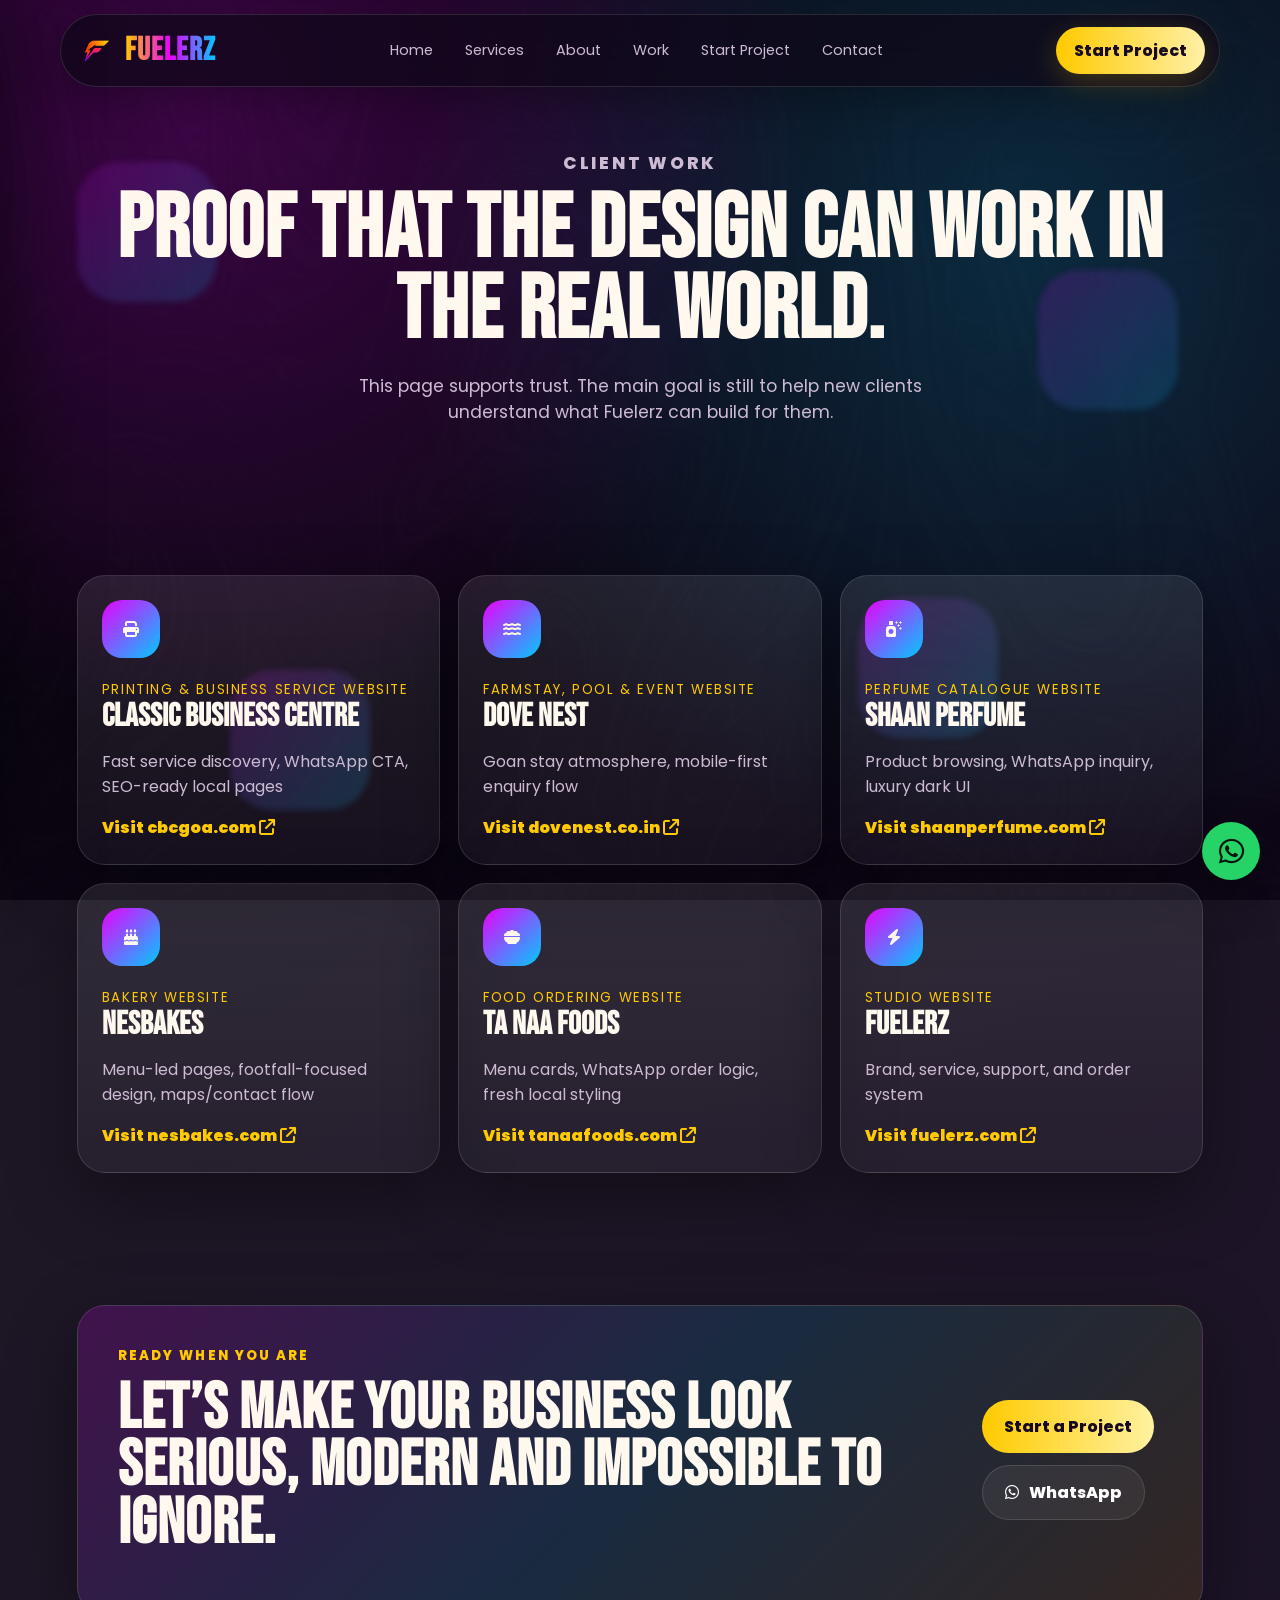
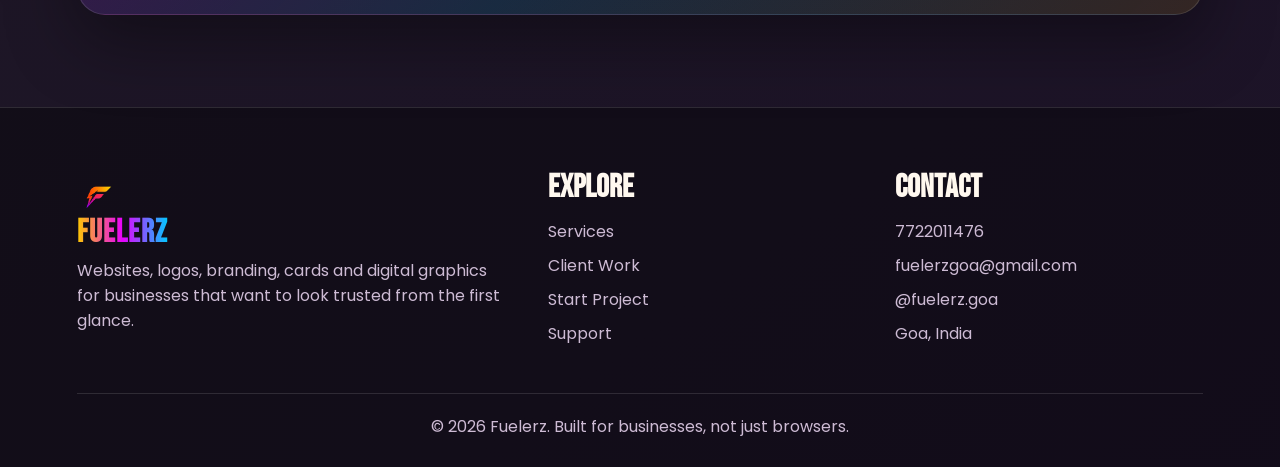
<file: portfolio.html>
<!DOCTYPE html><html lang="en"><head>
    <meta charset="UTF-8"><meta name="viewport" content="width=device-width, initial-scale=1.0">
    <title>Portfolio | Fuelerz</title><meta name="description" content="A selection of websites and brand projects created by Fuelerz for businesses in Goa and beyond.">
    <meta name="theme-color" content="#12091f"><link rel="icon" type="image/png" href="logo2.png">
    <link rel="stylesheet" href="css/style.css"><link rel="preconnect" href="https://fonts.googleapis.com"><link rel="preconnect" href="https://fonts.gstatic.com" crossorigin>
    <link href="https://fonts.googleapis.com/css2?family=Bebas+Neue&family=Poppins:wght@300;400;500;600;700;800&display=swap" rel="stylesheet">
    <link rel="stylesheet" href="https://cdnjs.cloudflare.com/ajax/libs/font-awesome/6.5.2/css/all.min.css"></head><body>
    <div class="ambient-bg" aria-hidden="true"><span></span><span></span><span></span><span></span></div>
    <aside class="sidebar" aria-label="Mobile navigation">
      <div class="sidebar-head"><a class="brand" href="index.html"><img src="assets/images/logo.png" alt="Fuelerz logo"><b>Fuelerz</b></a><button class="close-sidebar" aria-label="Close menu"><i class="fa-solid fa-xmark"></i></button></div>
      <p class="sidebar-note">Designs, websites and brand systems built for real Goan businesses.</p>
      <ul class="sidebar-links"><li><a class="" href="index.html"><i class="fa-solid fa-house"></i><span>Home</span></a></li><li><a class="" href="services.html"><i class="fa-solid fa-layer-group"></i><span>Services</span></a></li><li><a class="" href="about.html"><i class="fa-solid fa-circle-info"></i><span>About</span></a></li><li><a class="" href="work.html"><i class="fa-solid fa-window-restore"></i><span>Work</span></a></li><li><a class="" href="orders.html"><i class="fa-solid fa-paper-plane"></i><span>Start Project</span></a></li><li><a class="" href="contact.html"><i class="fa-solid fa-comments"></i><span>Contact</span></a></li><li><a class="" href="support.html"><i class="fa-solid fa-headset"></i><span>Support</span></a></li></ul>
      <a class="side-whatsapp" href="https://wa.me/917722011476" target="_blank"><i class="fa-brands fa-whatsapp"></i> WhatsApp Fuelerz</a>
    </aside>
    <div class="sidebar-overlay"></div>
    <header class="navbar">
      <button class="sidebar-toggle" aria-label="Open menu"><i class="fa-solid fa-bars-staggered"></i></button>
      <a class="brand" href="index.html"><img src="assets/images/logo.png" alt="Fuelerz logo"><b>Fuelerz</b></a>
      <nav class="desktop-nav" aria-label="Primary navigation"><a class="desktop-link " href="index.html">Home</a><a class="desktop-link " href="services.html">Services</a><a class="desktop-link " href="about.html">About</a><a class="desktop-link " href="work.html">Work</a><a class="desktop-link " href="orders.html">Start Project</a><a class="desktop-link " href="contact.html">Contact</a></nav>
      <a class="nav-cta" href="orders.html">Start Project</a>
    </header><main><section class="page-title reveal"><p class="eyebrow">Client work</p><h1>Proof that the design can work in the real world.</h1><p>This page supports trust. The main goal is still to help new clients understand what Fuelerz can build for them.</p></section><section class="section-pad"><div class="work-grid"><article class="work-card tilt reveal"><div class="work-icon"><i class="fa-solid fa-print"></i></div><div><span>Printing & business service website</span><h3>Classic Business Centre</h3><p>Fast service discovery, WhatsApp CTA, SEO-ready local pages</p></div><a href="https://cbcgoa.com" target="_blank">Visit cbcgoa.com <i class="fa-solid fa-arrow-up-right-from-square"></i></a></article><article class="work-card tilt reveal"><div class="work-icon"><i class="fa-solid fa-water"></i></div><div><span>Farmstay, pool & event website</span><h3>Dove Nest</h3><p>Goan stay atmosphere, mobile-first enquiry flow</p></div><a href="https://dovenest.co.in" target="_blank">Visit dovenest.co.in <i class="fa-solid fa-arrow-up-right-from-square"></i></a></article><article class="work-card tilt reveal"><div class="work-icon"><i class="fa-solid fa-spray-can-sparkles"></i></div><div><span>Perfume catalogue website</span><h3>Shaan Perfume</h3><p>Product browsing, WhatsApp inquiry, luxury dark UI</p></div><a href="https://shaanperfume.com" target="_blank">Visit shaanperfume.com <i class="fa-solid fa-arrow-up-right-from-square"></i></a></article><article class="work-card tilt reveal"><div class="work-icon"><i class="fa-solid fa-cake-candles"></i></div><div><span>Bakery website</span><h3>Nesbakes</h3><p>Menu-led pages, footfall-focused design, maps/contact flow</p></div><a href="https://nesbakes.com" target="_blank">Visit nesbakes.com <i class="fa-solid fa-arrow-up-right-from-square"></i></a></article><article class="work-card tilt reveal"><div class="work-icon"><i class="fa-solid fa-bowl-food"></i></div><div><span>Food ordering website</span><h3>Ta Naa Foods</h3><p>Menu cards, WhatsApp order logic, fresh local styling</p></div><a href="https://tanaafoods.com" target="_blank">Visit tanaafoods.com <i class="fa-solid fa-arrow-up-right-from-square"></i></a></article><article class="work-card tilt reveal"><div class="work-icon"><i class="fa-solid fa-bolt"></i></div><div><span>Studio website</span><h3>Fuelerz</h3><p>Brand, service, support, and order system</p></div><a href="https://fuelerz.com" target="_blank">Visit fuelerz.com <i class="fa-solid fa-arrow-up-right-from-square"></i></a></article></div></section></main>
    <section class="final-cta section-pad reveal">
      <div class="cta-panel">
        <div><p class="eyebrow">Ready when you are</p><h2>Let’s make your business look serious, modern and impossible to ignore.</h2></div>
        <div class="cta-actions"><a class="btn primary" href="orders.html">Start a Project</a><a class="btn ghost" href="https://wa.me/917722011476" target="_blank"><i class="fa-brands fa-whatsapp"></i> WhatsApp</a></div>
      </div>
    </section>
    <footer class="site-footer">
      <div class="footer-grid">
        <div><a class="brand footer-brand" href="index.html"><img src="assets/images/logo.png" alt="Fuelerz logo"><b>Fuelerz</b></a><p>Websites, logos, branding, cards and digital graphics for businesses that want to look trusted from the first glance.</p></div>
        <div><h3>Explore</h3><a href="services.html">Services</a><a href="work.html">Client Work</a><a href="orders.html">Start Project</a><a href="support.html">Support</a></div>
        <div><h3>Contact</h3><a href="tel:+917722011476">7722011476</a><a href="mailto:fuelerzgoa@gmail.com">fuelerzgoa@gmail.com</a><a href="https://instagram.com/fuelerz.goa" target="_blank">@fuelerz.goa</a><span>Goa, India</span></div>
      </div>
      <div class="footer-bottom">© <span class="currentYear"></span> Fuelerz. Built for businesses, not just browsers.</div>
    </footer>
    <a class="floating-whatsapp" href="https://wa.me/917722011476" target="_blank" aria-label="Chat on WhatsApp"><i class="fa-brands fa-whatsapp"></i></a>
    <script src="js/main.js"></script></body></html>
</file>
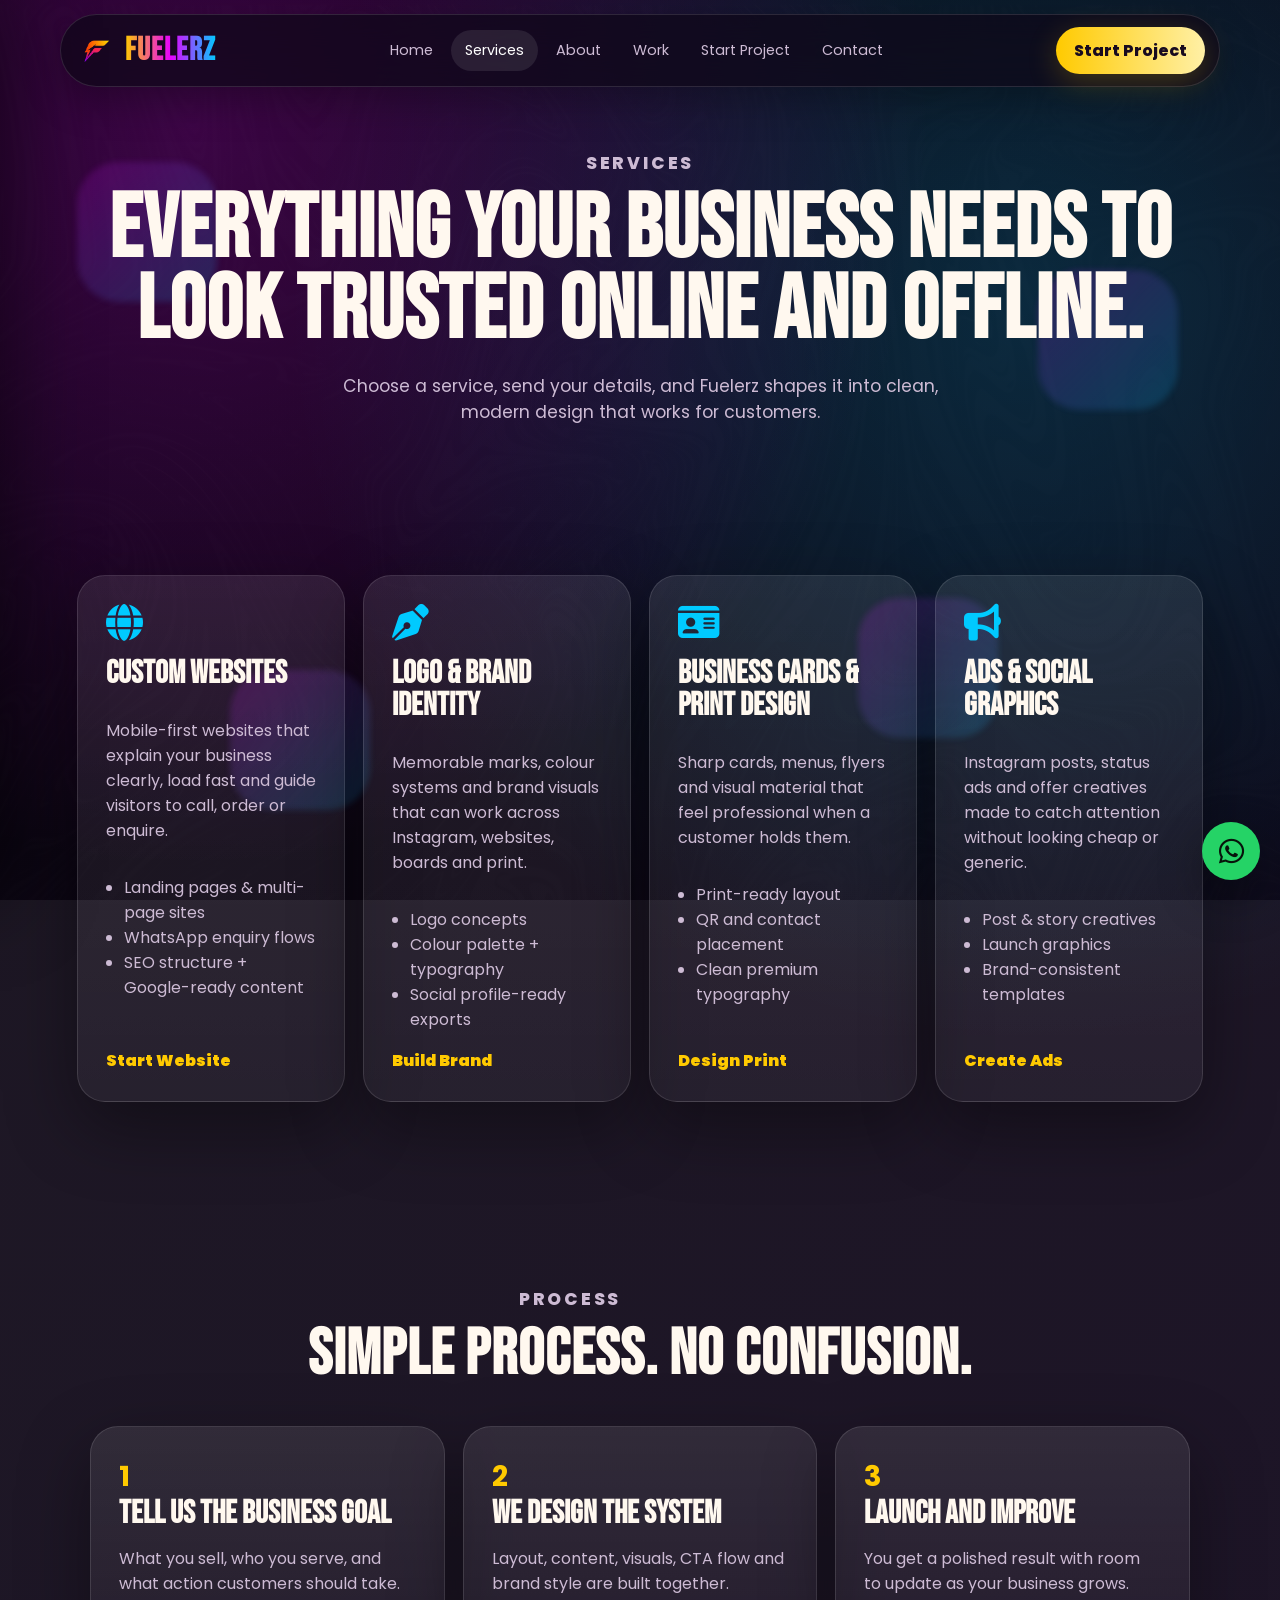
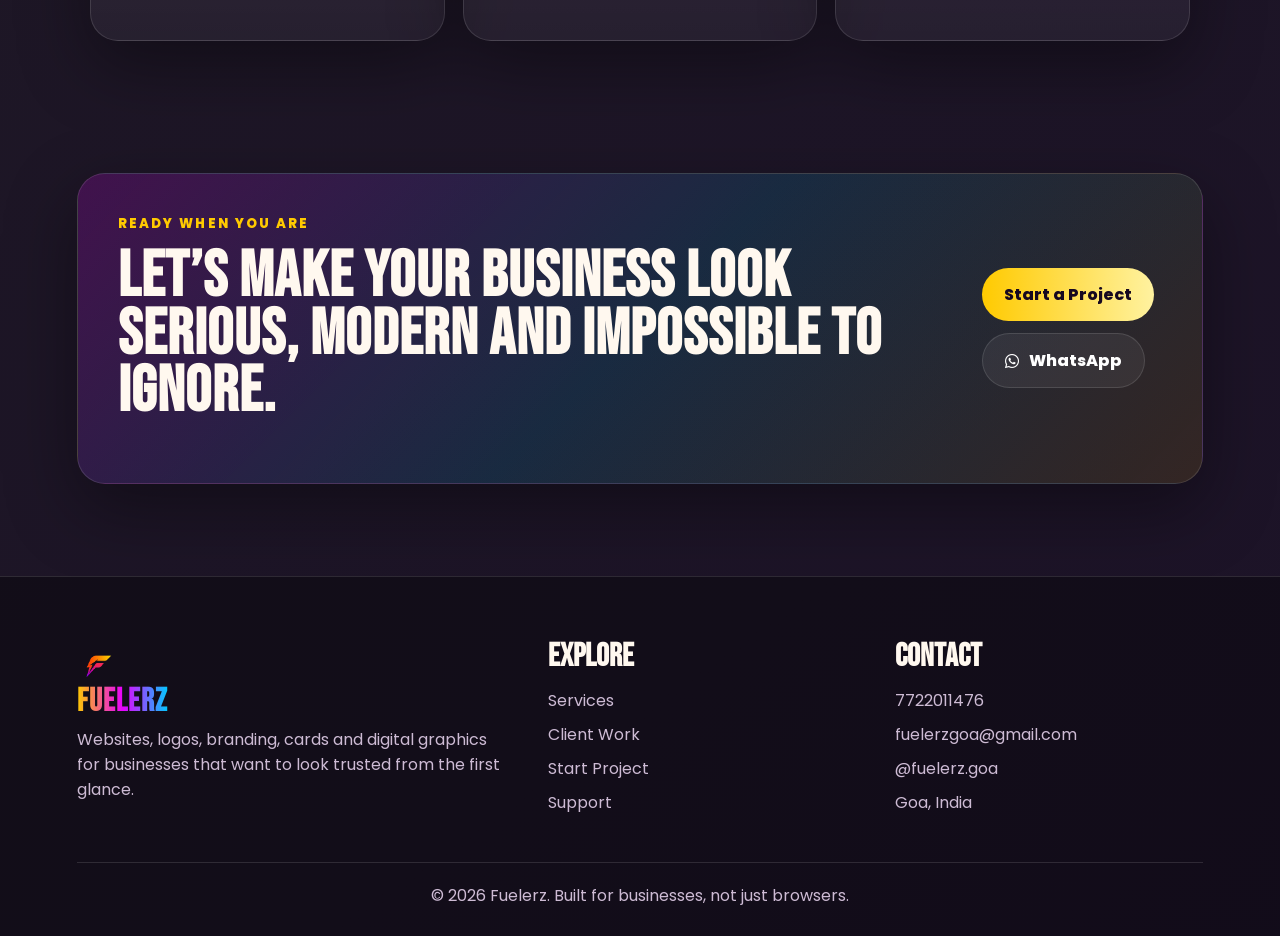
<file: services.html>
<!DOCTYPE html><html lang="en"><head>
    <meta charset="UTF-8"><meta name="viewport" content="width=device-width, initial-scale=1.0">
    <title>Services | Fuelerz</title><meta name="description" content="Website development, logo design, branding, business cards and social media design services by Fuelerz Goa.">
    <meta name="theme-color" content="#12091f"><link rel="icon" type="image/png" href="logo2.png">
    <link rel="stylesheet" href="css/style.css"><link rel="preconnect" href="https://fonts.googleapis.com"><link rel="preconnect" href="https://fonts.gstatic.com" crossorigin>
    <link href="https://fonts.googleapis.com/css2?family=Bebas+Neue&family=Poppins:wght@300;400;500;600;700;800&display=swap" rel="stylesheet">
    <link rel="stylesheet" href="https://cdnjs.cloudflare.com/ajax/libs/font-awesome/6.5.2/css/all.min.css"></head><body>
    <div class="ambient-bg" aria-hidden="true"><span></span><span></span><span></span><span></span></div>
    <aside class="sidebar" aria-label="Mobile navigation">
      <div class="sidebar-head"><a class="brand" href="index.html"><img src="assets/images/logo.png" alt="Fuelerz logo"><b>Fuelerz</b></a><button class="close-sidebar" aria-label="Close menu"><i class="fa-solid fa-xmark"></i></button></div>
      <p class="sidebar-note">Designs, websites and brand systems built for real Goan businesses.</p>
      <ul class="sidebar-links"><li><a class="" href="index.html"><i class="fa-solid fa-house"></i><span>Home</span></a></li><li><a class="active" href="services.html"><i class="fa-solid fa-layer-group"></i><span>Services</span></a></li><li><a class="" href="about.html"><i class="fa-solid fa-circle-info"></i><span>About</span></a></li><li><a class="" href="work.html"><i class="fa-solid fa-window-restore"></i><span>Work</span></a></li><li><a class="" href="orders.html"><i class="fa-solid fa-paper-plane"></i><span>Start Project</span></a></li><li><a class="" href="contact.html"><i class="fa-solid fa-comments"></i><span>Contact</span></a></li><li><a class="" href="support.html"><i class="fa-solid fa-headset"></i><span>Support</span></a></li></ul>
      <a class="side-whatsapp" href="https://wa.me/917722011476" target="_blank"><i class="fa-brands fa-whatsapp"></i> WhatsApp Fuelerz</a>
    </aside>
    <div class="sidebar-overlay"></div>
    <header class="navbar">
      <button class="sidebar-toggle" aria-label="Open menu"><i class="fa-solid fa-bars-staggered"></i></button>
      <a class="brand" href="index.html"><img src="assets/images/logo.png" alt="Fuelerz logo"><b>Fuelerz</b></a>
      <nav class="desktop-nav" aria-label="Primary navigation"><a class="desktop-link " href="index.html">Home</a><a class="desktop-link active" href="services.html">Services</a><a class="desktop-link " href="about.html">About</a><a class="desktop-link " href="work.html">Work</a><a class="desktop-link " href="orders.html">Start Project</a><a class="desktop-link " href="contact.html">Contact</a></nav>
      <a class="nav-cta" href="orders.html">Start Project</a>
    </header><main><section class="page-title reveal"><p class="eyebrow">Services</p><h1>Everything your business needs to look trusted online and offline.</h1><p>Choose a service, send your details, and Fuelerz shapes it into clean, modern design that works for customers.</p></section><section class="section-pad"><div class="feature-grid">
<div class="service-card tilt reveal" id="websites"><i class="fa-solid fa-globe"></i><h3>Custom Websites</h3><p>Mobile-first websites that explain your business clearly, load fast and guide visitors to call, order or enquire.</p><ul><li>Landing pages & multi-page sites</li><li>WhatsApp enquiry flows</li><li>SEO structure + Google-ready content</li></ul><a href="orders.html?service=website">Start Website</a></div>
<div class="service-card tilt reveal" id="logos"><i class="fa-solid fa-pen-nib"></i><h3>Logo & Brand Identity</h3><p>Memorable marks, colour systems and brand visuals that can work across Instagram, websites, boards and print.</p><ul><li>Logo concepts</li><li>Colour palette + typography</li><li>Social profile-ready exports</li></ul><a href="orders.html?service=branding">Build Brand</a></div>
<div class="service-card tilt reveal"><i class="fa-solid fa-id-card"></i><h3>Business Cards & Print Design</h3><p>Sharp cards, menus, flyers and visual material that feel professional when a customer holds them.</p><ul><li>Print-ready layout</li><li>QR and contact placement</li><li>Clean premium typography</li></ul><a href="orders.html?service=print">Design Print</a></div>
<div class="service-card tilt reveal"><i class="fa-solid fa-bullhorn"></i><h3>Ads & Social Graphics</h3><p>Instagram posts, status ads and offer creatives made to catch attention without looking cheap or generic.</p><ul><li>Post & story creatives</li><li>Launch graphics</li><li>Brand-consistent templates</li></ul><a href="orders.html?service=ads">Create Ads</a></div>
</div></section><section class="section-pad process"><div class="section-head reveal"><p class="eyebrow">Process</p><h2>Simple process. No confusion.</h2></div><div class="process-grid"><article class="reveal"><b>1</b><h3>Tell us the business goal</h3><p>What you sell, who you serve, and what action customers should take.</p></article><article class="reveal"><b>2</b><h3>We design the system</h3><p>Layout, content, visuals, CTA flow and brand style are built together.</p></article><article class="reveal"><b>3</b><h3>Launch and improve</h3><p>You get a polished result with room to update as your business grows.</p></article></div></section></main>
    <section class="final-cta section-pad reveal">
      <div class="cta-panel">
        <div><p class="eyebrow">Ready when you are</p><h2>Let’s make your business look serious, modern and impossible to ignore.</h2></div>
        <div class="cta-actions"><a class="btn primary" href="orders.html">Start a Project</a><a class="btn ghost" href="https://wa.me/917722011476" target="_blank"><i class="fa-brands fa-whatsapp"></i> WhatsApp</a></div>
      </div>
    </section>
    <footer class="site-footer">
      <div class="footer-grid">
        <div><a class="brand footer-brand" href="index.html"><img src="assets/images/logo.png" alt="Fuelerz logo"><b>Fuelerz</b></a><p>Websites, logos, branding, cards and digital graphics for businesses that want to look trusted from the first glance.</p></div>
        <div><h3>Explore</h3><a href="services.html">Services</a><a href="work.html">Client Work</a><a href="orders.html">Start Project</a><a href="support.html">Support</a></div>
        <div><h3>Contact</h3><a href="tel:+917722011476">7722011476</a><a href="mailto:fuelerzgoa@gmail.com">fuelerzgoa@gmail.com</a><a href="https://instagram.com/fuelerz.goa" target="_blank">@fuelerz.goa</a><span>Goa, India</span></div>
      </div>
      <div class="footer-bottom">© <span class="currentYear"></span> Fuelerz. Built for businesses, not just browsers.</div>
    </footer>
    <a class="floating-whatsapp" href="https://wa.me/917722011476" target="_blank" aria-label="Chat on WhatsApp"><i class="fa-brands fa-whatsapp"></i></a>
    <script src="js/main.js"></script></body></html>
</file>
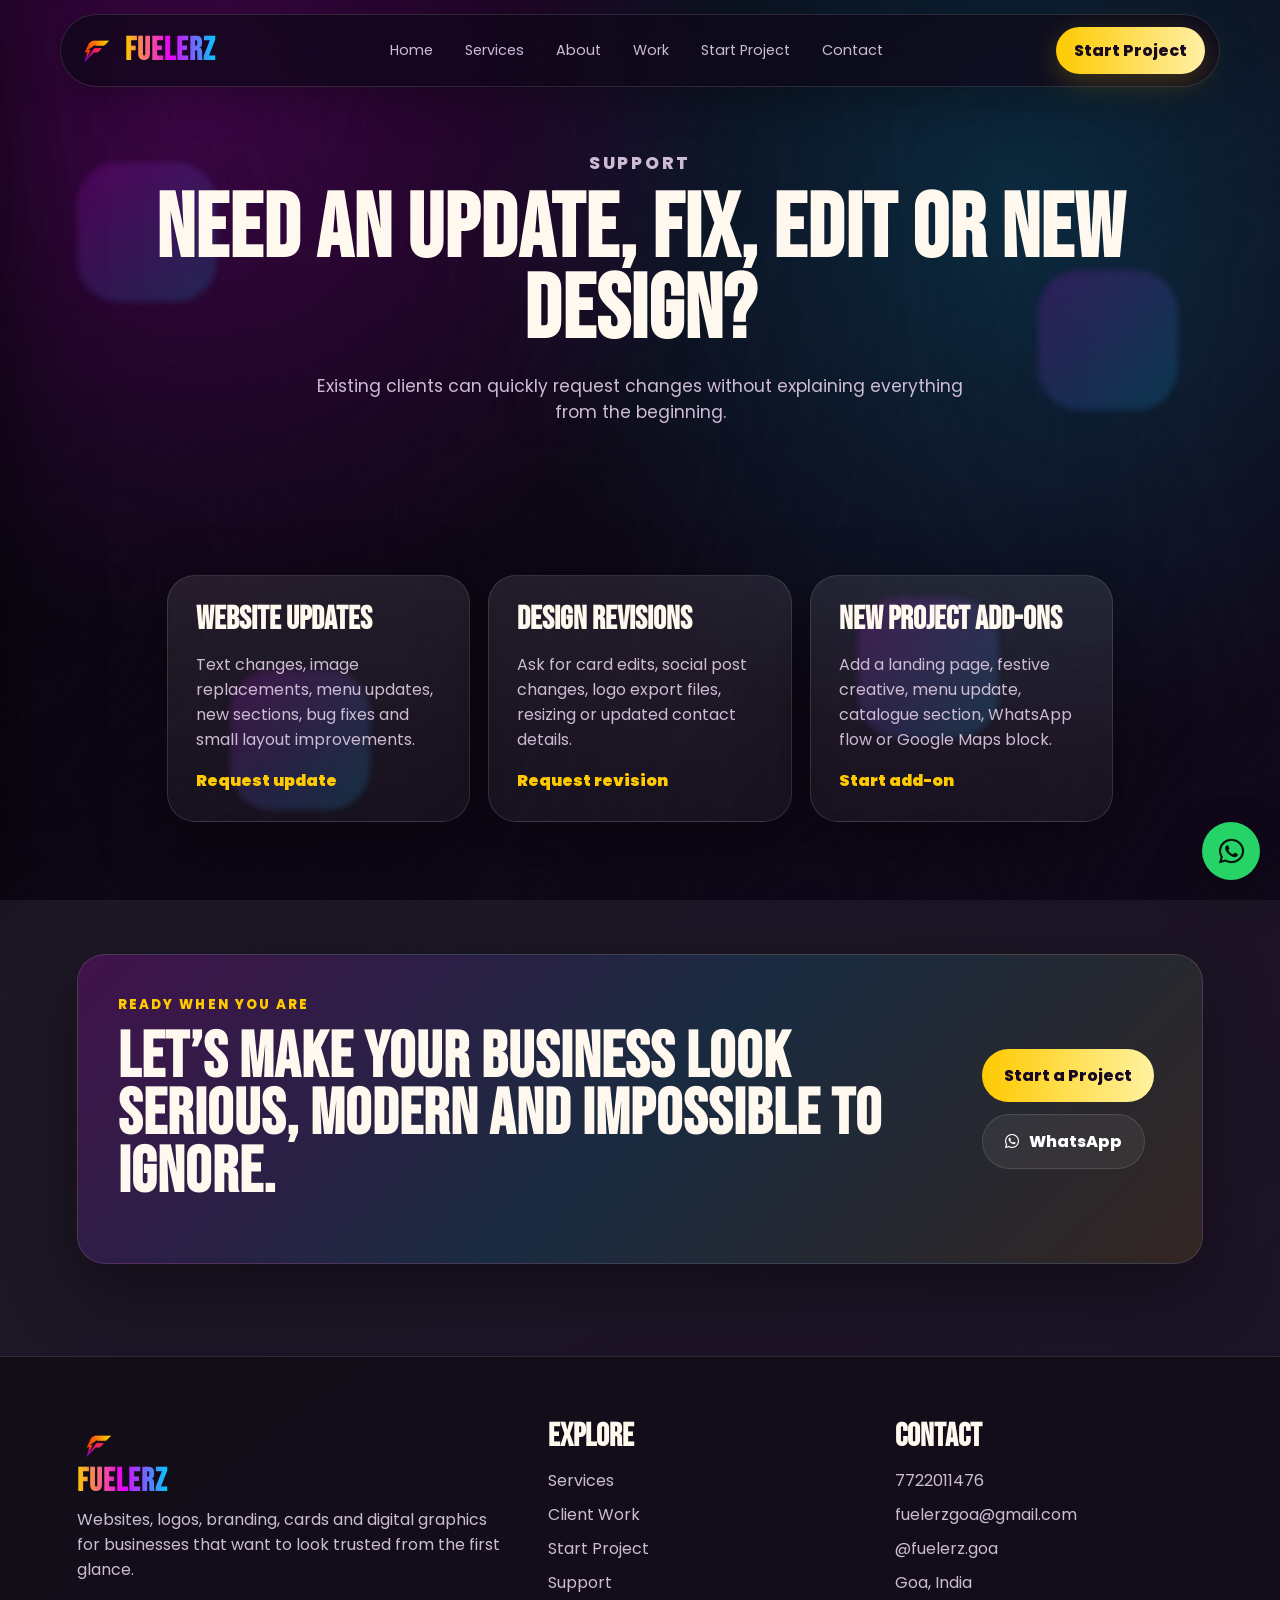
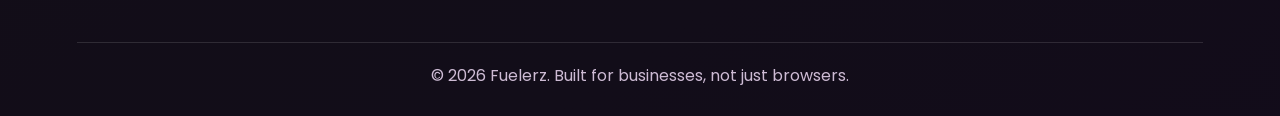
<file: support.html>
<!DOCTYPE html><html lang="en"><head>
    <meta charset="UTF-8"><meta name="viewport" content="width=device-width, initial-scale=1.0">
    <title>Support | Fuelerz</title><meta name="description" content="Fuelerz support page for existing website, branding and design clients.">
    <meta name="theme-color" content="#12091f"><link rel="icon" type="image/png" href="logo2.png">
    <link rel="stylesheet" href="css/style.css"><link rel="preconnect" href="https://fonts.googleapis.com"><link rel="preconnect" href="https://fonts.gstatic.com" crossorigin>
    <link href="https://fonts.googleapis.com/css2?family=Bebas+Neue&family=Poppins:wght@300;400;500;600;700;800&display=swap" rel="stylesheet">
    <link rel="stylesheet" href="https://cdnjs.cloudflare.com/ajax/libs/font-awesome/6.5.2/css/all.min.css"></head><body>
    <div class="ambient-bg" aria-hidden="true"><span></span><span></span><span></span><span></span></div>
    <aside class="sidebar" aria-label="Mobile navigation">
      <div class="sidebar-head"><a class="brand" href="index.html"><img src="assets/images/logo.png" alt="Fuelerz logo"><b>Fuelerz</b></a><button class="close-sidebar" aria-label="Close menu"><i class="fa-solid fa-xmark"></i></button></div>
      <p class="sidebar-note">Designs, websites and brand systems built for real Goan businesses.</p>
      <ul class="sidebar-links"><li><a class="" href="index.html"><i class="fa-solid fa-house"></i><span>Home</span></a></li><li><a class="" href="services.html"><i class="fa-solid fa-layer-group"></i><span>Services</span></a></li><li><a class="" href="about.html"><i class="fa-solid fa-circle-info"></i><span>About</span></a></li><li><a class="" href="work.html"><i class="fa-solid fa-window-restore"></i><span>Work</span></a></li><li><a class="" href="orders.html"><i class="fa-solid fa-paper-plane"></i><span>Start Project</span></a></li><li><a class="" href="contact.html"><i class="fa-solid fa-comments"></i><span>Contact</span></a></li><li><a class="active" href="support.html"><i class="fa-solid fa-headset"></i><span>Support</span></a></li></ul>
      <a class="side-whatsapp" href="https://wa.me/917722011476" target="_blank"><i class="fa-brands fa-whatsapp"></i> WhatsApp Fuelerz</a>
    </aside>
    <div class="sidebar-overlay"></div>
    <header class="navbar">
      <button class="sidebar-toggle" aria-label="Open menu"><i class="fa-solid fa-bars-staggered"></i></button>
      <a class="brand" href="index.html"><img src="assets/images/logo.png" alt="Fuelerz logo"><b>Fuelerz</b></a>
      <nav class="desktop-nav" aria-label="Primary navigation"><a class="desktop-link " href="index.html">Home</a><a class="desktop-link " href="services.html">Services</a><a class="desktop-link " href="about.html">About</a><a class="desktop-link " href="work.html">Work</a><a class="desktop-link " href="orders.html">Start Project</a><a class="desktop-link " href="contact.html">Contact</a></nav>
      <a class="nav-cta" href="orders.html">Start Project</a>
    </header><main><section class="page-title reveal"><p class="eyebrow">Support</p><h1>Need an update, fix, edit or new design?</h1><p>Existing clients can quickly request changes without explaining everything from the beginning.</p></section><section class="section-pad support-layout"><div class="support-card reveal"><h2>Website updates</h2><p>Text changes, image replacements, menu updates, new sections, bug fixes and small layout improvements.</p><a href="https://wa.me/917722011476?text=Hi%20Fuelerz%2C%20I%20need%20a%20website%20update" target="_blank">Request update</a></div><div class="support-card reveal"><h2>Design revisions</h2><p>Ask for card edits, social post changes, logo export files, resizing or updated contact details.</p><a href="https://wa.me/917722011476?text=Hi%20Fuelerz%2C%20I%20need%20a%20design%20revision" target="_blank">Request revision</a></div><div class="support-card reveal"><h2>New project add-ons</h2><p>Add a landing page, festive creative, menu update, catalogue section, WhatsApp flow or Google Maps block.</p><a href="orders.html">Start add-on</a></div></section></main>
    <section class="final-cta section-pad reveal">
      <div class="cta-panel">
        <div><p class="eyebrow">Ready when you are</p><h2>Let’s make your business look serious, modern and impossible to ignore.</h2></div>
        <div class="cta-actions"><a class="btn primary" href="orders.html">Start a Project</a><a class="btn ghost" href="https://wa.me/917722011476" target="_blank"><i class="fa-brands fa-whatsapp"></i> WhatsApp</a></div>
      </div>
    </section>
    <footer class="site-footer">
      <div class="footer-grid">
        <div><a class="brand footer-brand" href="index.html"><img src="assets/images/logo.png" alt="Fuelerz logo"><b>Fuelerz</b></a><p>Websites, logos, branding, cards and digital graphics for businesses that want to look trusted from the first glance.</p></div>
        <div><h3>Explore</h3><a href="services.html">Services</a><a href="work.html">Client Work</a><a href="orders.html">Start Project</a><a href="support.html">Support</a></div>
        <div><h3>Contact</h3><a href="tel:+917722011476">7722011476</a><a href="mailto:fuelerzgoa@gmail.com">fuelerzgoa@gmail.com</a><a href="https://instagram.com/fuelerz.goa" target="_blank">@fuelerz.goa</a><span>Goa, India</span></div>
      </div>
      <div class="footer-bottom">© <span class="currentYear"></span> Fuelerz. Built for businesses, not just browsers.</div>
    </footer>
    <a class="floating-whatsapp" href="https://wa.me/917722011476" target="_blank" aria-label="Chat on WhatsApp"><i class="fa-brands fa-whatsapp"></i></a>
    <script src="js/main.js"></script></body></html>
</file>
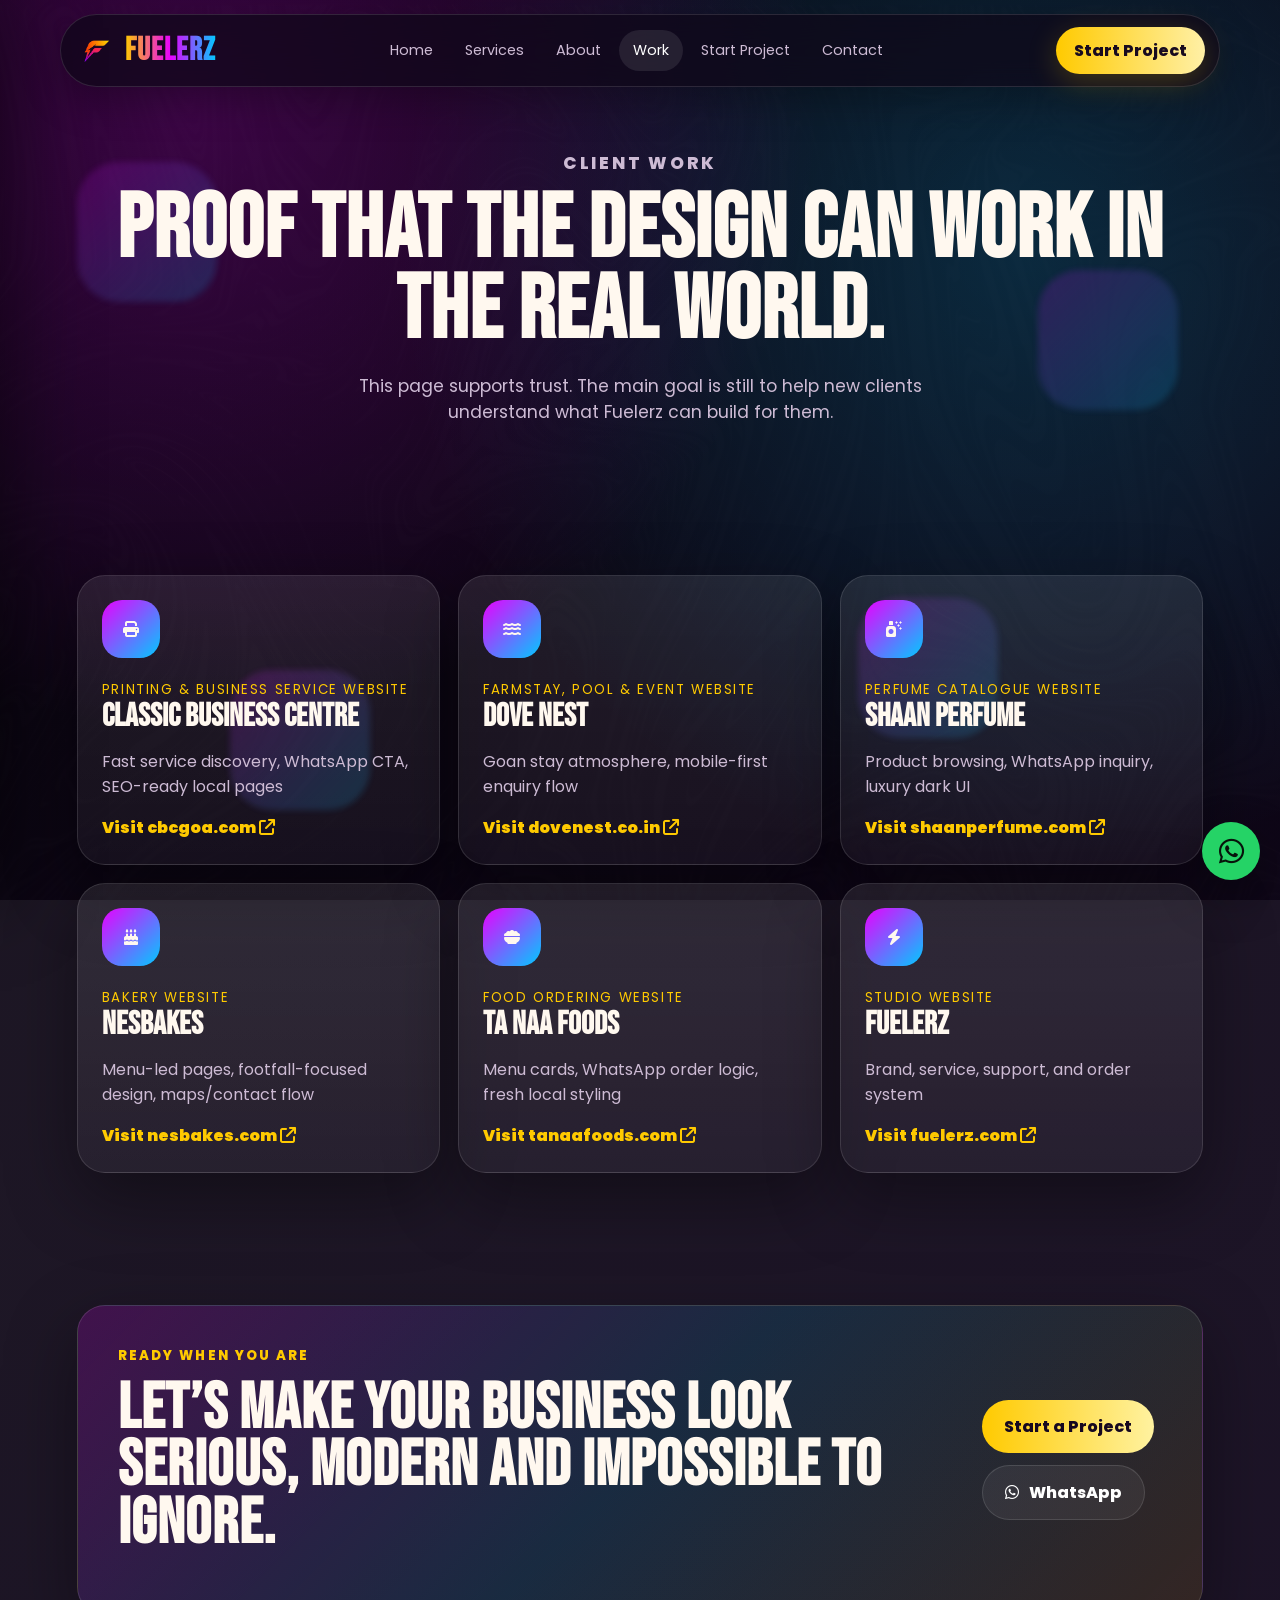
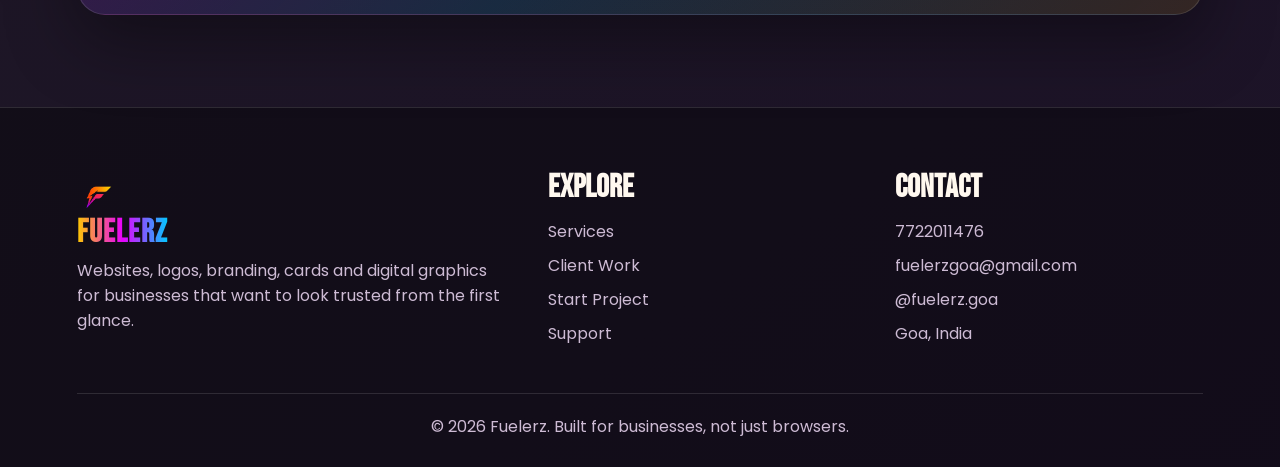
<file: work.html>
<!DOCTYPE html><html lang="en"><head>
    <meta charset="UTF-8"><meta name="viewport" content="width=device-width, initial-scale=1.0">
    <title>Client Work | Fuelerz</title><meta name="description" content="A selection of websites and brand projects created by Fuelerz for businesses in Goa and beyond.">
    <meta name="theme-color" content="#12091f"><link rel="icon" type="image/png" href="logo2.png">
    <link rel="stylesheet" href="css/style.css"><link rel="preconnect" href="https://fonts.googleapis.com"><link rel="preconnect" href="https://fonts.gstatic.com" crossorigin>
    <link href="https://fonts.googleapis.com/css2?family=Bebas+Neue&family=Poppins:wght@300;400;500;600;700;800&display=swap" rel="stylesheet">
    <link rel="stylesheet" href="https://cdnjs.cloudflare.com/ajax/libs/font-awesome/6.5.2/css/all.min.css"></head><body>
    <div class="ambient-bg" aria-hidden="true"><span></span><span></span><span></span><span></span></div>
    <aside class="sidebar" aria-label="Mobile navigation">
      <div class="sidebar-head"><a class="brand" href="index.html"><img src="assets/images/logo.png" alt="Fuelerz logo"><b>Fuelerz</b></a><button class="close-sidebar" aria-label="Close menu"><i class="fa-solid fa-xmark"></i></button></div>
      <p class="sidebar-note">Designs, websites and brand systems built for real Goan businesses.</p>
      <ul class="sidebar-links"><li><a class="" href="index.html"><i class="fa-solid fa-house"></i><span>Home</span></a></li><li><a class="" href="services.html"><i class="fa-solid fa-layer-group"></i><span>Services</span></a></li><li><a class="" href="about.html"><i class="fa-solid fa-circle-info"></i><span>About</span></a></li><li><a class="active" href="work.html"><i class="fa-solid fa-window-restore"></i><span>Work</span></a></li><li><a class="" href="orders.html"><i class="fa-solid fa-paper-plane"></i><span>Start Project</span></a></li><li><a class="" href="contact.html"><i class="fa-solid fa-comments"></i><span>Contact</span></a></li><li><a class="" href="support.html"><i class="fa-solid fa-headset"></i><span>Support</span></a></li></ul>
      <a class="side-whatsapp" href="https://wa.me/917722011476" target="_blank"><i class="fa-brands fa-whatsapp"></i> WhatsApp Fuelerz</a>
    </aside>
    <div class="sidebar-overlay"></div>
    <header class="navbar">
      <button class="sidebar-toggle" aria-label="Open menu"><i class="fa-solid fa-bars-staggered"></i></button>
      <a class="brand" href="index.html"><img src="assets/images/logo.png" alt="Fuelerz logo"><b>Fuelerz</b></a>
      <nav class="desktop-nav" aria-label="Primary navigation"><a class="desktop-link " href="index.html">Home</a><a class="desktop-link " href="services.html">Services</a><a class="desktop-link " href="about.html">About</a><a class="desktop-link active" href="work.html">Work</a><a class="desktop-link " href="orders.html">Start Project</a><a class="desktop-link " href="contact.html">Contact</a></nav>
      <a class="nav-cta" href="orders.html">Start Project</a>
    </header><main><section class="page-title reveal"><p class="eyebrow">Client work</p><h1>Proof that the design can work in the real world.</h1><p>This page supports trust. The main goal is still to help new clients understand what Fuelerz can build for them.</p></section><section class="section-pad"><div class="work-grid"><article class="work-card tilt reveal"><div class="work-icon"><i class="fa-solid fa-print"></i></div><div><span>Printing & business service website</span><h3>Classic Business Centre</h3><p>Fast service discovery, WhatsApp CTA, SEO-ready local pages</p></div><a href="https://cbcgoa.com" target="_blank">Visit cbcgoa.com <i class="fa-solid fa-arrow-up-right-from-square"></i></a></article><article class="work-card tilt reveal"><div class="work-icon"><i class="fa-solid fa-water"></i></div><div><span>Farmstay, pool & event website</span><h3>Dove Nest</h3><p>Goan stay atmosphere, mobile-first enquiry flow</p></div><a href="https://dovenest.co.in" target="_blank">Visit dovenest.co.in <i class="fa-solid fa-arrow-up-right-from-square"></i></a></article><article class="work-card tilt reveal"><div class="work-icon"><i class="fa-solid fa-spray-can-sparkles"></i></div><div><span>Perfume catalogue website</span><h3>Shaan Perfume</h3><p>Product browsing, WhatsApp inquiry, luxury dark UI</p></div><a href="https://shaanperfume.com" target="_blank">Visit shaanperfume.com <i class="fa-solid fa-arrow-up-right-from-square"></i></a></article><article class="work-card tilt reveal"><div class="work-icon"><i class="fa-solid fa-cake-candles"></i></div><div><span>Bakery website</span><h3>Nesbakes</h3><p>Menu-led pages, footfall-focused design, maps/contact flow</p></div><a href="https://nesbakes.com" target="_blank">Visit nesbakes.com <i class="fa-solid fa-arrow-up-right-from-square"></i></a></article><article class="work-card tilt reveal"><div class="work-icon"><i class="fa-solid fa-bowl-food"></i></div><div><span>Food ordering website</span><h3>Ta Naa Foods</h3><p>Menu cards, WhatsApp order logic, fresh local styling</p></div><a href="https://tanaafoods.com" target="_blank">Visit tanaafoods.com <i class="fa-solid fa-arrow-up-right-from-square"></i></a></article><article class="work-card tilt reveal"><div class="work-icon"><i class="fa-solid fa-bolt"></i></div><div><span>Studio website</span><h3>Fuelerz</h3><p>Brand, service, support, and order system</p></div><a href="https://fuelerz.com" target="_blank">Visit fuelerz.com <i class="fa-solid fa-arrow-up-right-from-square"></i></a></article></div></section></main>
    <section class="final-cta section-pad reveal">
      <div class="cta-panel">
        <div><p class="eyebrow">Ready when you are</p><h2>Let’s make your business look serious, modern and impossible to ignore.</h2></div>
        <div class="cta-actions"><a class="btn primary" href="orders.html">Start a Project</a><a class="btn ghost" href="https://wa.me/917722011476" target="_blank"><i class="fa-brands fa-whatsapp"></i> WhatsApp</a></div>
      </div>
    </section>
    <footer class="site-footer">
      <div class="footer-grid">
        <div><a class="brand footer-brand" href="index.html"><img src="assets/images/logo.png" alt="Fuelerz logo"><b>Fuelerz</b></a><p>Websites, logos, branding, cards and digital graphics for businesses that want to look trusted from the first glance.</p></div>
        <div><h3>Explore</h3><a href="services.html">Services</a><a href="work.html">Client Work</a><a href="orders.html">Start Project</a><a href="support.html">Support</a></div>
        <div><h3>Contact</h3><a href="tel:+917722011476">7722011476</a><a href="mailto:fuelerzgoa@gmail.com">fuelerzgoa@gmail.com</a><a href="https://instagram.com/fuelerz.goa" target="_blank">@fuelerz.goa</a><span>Goa, India</span></div>
      </div>
      <div class="footer-bottom">© <span class="currentYear"></span> Fuelerz. Built for businesses, not just browsers.</div>
    </footer>
    <a class="floating-whatsapp" href="https://wa.me/917722011476" target="_blank" aria-label="Chat on WhatsApp"><i class="fa-brands fa-whatsapp"></i></a>
    <script src="js/main.js"></script></body></html>
</file>
<file: css/style.css>
:root {
  --bg: #0b0611;
  --bg2: #13091f;
  --panel: #191020;
  --panel2: #23142e;
  --text: #fff8ef;
  --muted: #cdbbd4;
  --purple: #e800ff;
  --cyan: #00caff;
  --yellow: #ffca00;
  --green: #25d366;
  --line: rgba(255, 255, 255, 0.12);
  --shadow: 0 25px 70px rgba(0, 0, 0, 0.38);
  --radius: 28px;
  --font-head: 'Bebas Neue', sans-serif;
  --font: 'Poppins', sans-serif;
}

* {
  box-sizing: border-box;
}

html {
  scroll-behavior: smooth;
}

body {
  margin: 0;
  font-family: var(--font);
  color: var(--text);
  background: radial-gradient(circle at 15% 5%, rgba(232, 0, 255, 0.22), transparent 28%),
    radial-gradient(circle at 80% 12%, rgba(0, 202, 255, 0.18), transparent 30%),
    linear-gradient(145deg, rgba(11, 6, 17, 0.92), rgba(19, 9, 31, 0.96)),
    url('../assets/images/background.jpg') center/cover fixed;
  overflow-x: hidden;
}

body.menu-open {
  overflow: hidden;
}

a {
  color: inherit;
  text-decoration: none;
}

img {
  max-width: 100%;
  display: block;
}

.ambient-bg {
  position: fixed;
  inset: 0;
  pointer-events: none;
  overflow: hidden;
  z-index: -1;
}

.ambient-bg span {
  position: absolute;
  width: 140px;
  height: 140px;
  border-radius: 42px;
  background: linear-gradient(135deg, var(--purple), var(--cyan));
  filter: blur(3px);
  opacity: 0.16;
  animation: float 12s ease-in-out infinite;
}

.ambient-bg span:nth-child(1) { left: 6%; top: 18%; }
.ambient-bg span:nth-child(2) { right: 8%; top: 30%; animation-delay: -4s; }
.ambient-bg span:nth-child(3) { left: 18%; bottom: 10%; animation-delay: -7s; }
.ambient-bg span:nth-child(4) { right: 22%; bottom: 18%; animation-delay: -2s; }

@keyframes float {
  50% { transform: translateY(-30px) rotate(12deg) scale(1.08); }
}

.navbar {
  position: fixed;
  top: 14px;
  left: 50%;
  transform: translateX(-50%);
  z-index: 50;
  width: min(1160px, calc(100% - 28px));
  display: flex;
  align-items: center;
  justify-content: space-between;
  padding: 12px 14px;
  border: 1px solid var(--line);
  border-radius: 999px;
  background: rgba(15, 8, 24, 0.72);
  backdrop-filter: blur(18px);
  box-shadow: 0 12px 40px rgba(0, 0, 0, 0.28);
  transition: 0.35s;
}

.navbar.scrolled {
  background: rgba(15, 8, 24, 0.9);
  top: 8px;
}

.brand {
  display: flex;
  align-items: center;
  gap: 10px;
}

.brand img {
  width: 40px;
  height: 40px;
  object-fit: contain;
}

.brand b {
  font-family: var(--font-head);
  font-size: 2rem;
  letter-spacing: 1px;
  line-height: 1;
  background: linear-gradient(90deg, var(--yellow), var(--purple), var(--cyan));
  -webkit-background-clip: text;
  background-clip: text;
  color: transparent;
}

.desktop-nav {
  display: flex;
  gap: 4px;
  align-items: center;
}

.desktop-link {
  font-size: 0.9rem;
  padding: 10px 14px;
  border-radius: 999px;
  color: var(--muted);
  transition: 0.25s;
}

.desktop-link:hover, .desktop-link.active {
  background: rgba(255, 255, 255, 0.09);
  color: #fff;
}

.nav-cta, .btn {
  display: inline-flex;
  align-items: center;
  justify-content: center;
  gap: 10px;
  border: 0;
  cursor: pointer;
  font-weight: 800;
  border-radius: 999px;
  transition: 0.25s;
  white-space: nowrap;
}

.nav-cta {
  padding: 11px 18px;
  color: #180b1f;
  background: linear-gradient(90deg, var(--yellow), #fff0a6);
  box-shadow: 0 8px 30px rgba(255, 202, 0, 0.22);
}

.btn {
  padding: 14px 22px;
}

.btn.primary {
  color: #160820;
  background: linear-gradient(90deg, var(--yellow), #fff2a0);
}

.btn.ghost {
  border: 1px solid var(--line);
  background: rgba(255, 255, 255, 0.06);
  color: #fff;
}

.btn:hover, .nav-cta:hover {
  transform: translateY(-3px) scale(1.02);
}

.sidebar-toggle, .close-sidebar {
  background: rgba(255, 255, 255, 0.08);
  border: 1px solid var(--line);
  color: #fff;
  width: 42px;
  height: 42px;
  border-radius: 50%;
  display: none;
  place-items: center;
}

.sidebar {
  position: fixed;
  inset: 0 auto 0 0;
  width: min(360px, 88vw);
  z-index: 100;
  background: rgba(14, 8, 22, 0.96);
  backdrop-filter: blur(20px);
  transform: translateX(-105%);
  transition: 0.35s cubic-bezier(0.2, 0.8, 0.2, 1);
  padding: 18px;
  box-shadow: 30px 0 80px rgba(0, 0, 0, 0.45);
}

.sidebar.open {
  transform: translateX(0);
}

.sidebar-overlay {
  position: fixed;
  inset: 0;
  z-index: 90;
  background: rgba(0, 0, 0, 0.55);
  backdrop-filter: blur(7px);
  opacity: 0;
  pointer-events: none;
  transition: 0.3s;
}

.sidebar-overlay.active {
  opacity: 1;
  pointer-events: auto;
}

.sidebar-head {
  display: flex;
  align-items: center;
  justify-content: space-between;
}

.sidebar-note {
  color: var(--muted);
  font-size: 0.95rem;
  margin: 26px 8px;
}

.sidebar-links {
  padding: 0;
  margin: 0;
  list-style: none;
}

.sidebar-links a {
  display: flex;
  align-items: center;
  gap: 14px;
  padding: 15px;
  border-radius: 18px;
  color: var(--muted);
  margin: 5px 0;
}

.sidebar-links a:hover, .sidebar-links a.active {
  background: rgba(255, 255, 255, 0.08);
  color: #fff;
}

.side-whatsapp {
  position: absolute;
  left: 18px;
  right: 18px;
  bottom: 18px;
  text-align: center;
  background: var(--green);
  color: #07130b;
  padding: 14px;
  border-radius: 18px;
  font-weight: 800;
}

.hero {
  min-height: 100vh;
  padding: 140px 6% 70px;
  display: grid;
  grid-template-columns: 1.05fr 0.95fr;
  gap: 48px;
  align-items: center;
}

.eyebrow {
  text-transform: uppercase;
  letter-spacing: 0.16em;
  font-weight: 800;
  color: var(--yellow);
  font-size: 0.82rem;
  margin: 0 0 14px;
}

.hero h1, .page-title h1, .section-head h2, .split-section h2, .final-cta h2 {
  font-family: var(--font-head);
  font-size: clamp(3.4rem, 7vw, 7.2rem);
  line-height: 0.9;
  letter-spacing: 1px;
  margin: 0 0 22px;
}

.hero-text, .page-title p, .section-head p, .split-section p {
  font-size: 1.08rem;
  color: var(--muted);
  max-width: 650px;
}

.hero-actions {
  display: flex;
  gap: 12px;
  flex-wrap: wrap;
  margin: 28px 0;
}

.trust-row {
  display: flex;
  gap: 10px;
  flex-wrap: wrap;
}

.trust-row span {
  border: 1px solid var(--line);
  background: rgba(255, 255, 255, 0.06);
  padding: 8px 12px;
  border-radius: 999px;
  color: #e9dae8;
  font-size: 0.9rem;
}

.hero-stage {
  position: relative;
  min-height: 520px;
  display: grid;
  place-items: center;
}

.browser-card {
  width: min(520px, 100%);
  border-radius: 34px;
  background: linear-gradient(180deg, rgba(255, 255, 255, 0.14), rgba(255, 255, 255, 0.06));
  border: 1px solid var(--line);
  box-shadow: var(--shadow);
  overflow: hidden;
  transform: rotate(1deg);
}

.browser-top {
  height: 54px;
  background: rgba(0, 0, 0, 0.28);
  display: flex;
  align-items: center;
  gap: 8px;
  padding: 0 18px;
}

.browser-top span {
  width: 12px;
  height: 12px;
  border-radius: 50%;
  background: var(--purple);
}

.browser-top span:nth-child(2) { background: var(--yellow); }
.browser-top span:nth-child(3) { background: var(--cyan); }
.browser-top b { margin-left: auto; color: var(--muted); font-size: 0.85rem; }

.mock-screen {
  display: grid;
  grid-template-columns: 80px 1fr;
  min-height: 360px;
  background: linear-gradient(145deg, #1c0e2a, #0c0813);
  padding: 18px;
  gap: 18px;
}

.mock-sidebar {
  display: flex;
  flex-direction: column;
  gap: 14px;
}

.mock-sidebar em {
  height: 52px;
  border-radius: 18px;
  background: linear-gradient(135deg, var(--purple), var(--cyan));
  opacity: 0.75;
}

.mock-main {
  background: rgba(255, 255, 255, 0.07);
  border: 1px solid var(--line);
  border-radius: 26px;
  padding: 28px;
}

.mock-pill {
  display: inline-block;
  padding: 8px 12px;
  border-radius: 999px;
  background: rgba(255, 202, 0, 0.15);
  color: var(--yellow);
  font-weight: 800;
}

.mock-main h3 {
  font-family: var(--font-head);
  font-size: 3rem;
  line-height: 1;
  margin: 40px 0 8px;
}

.mock-main p {
  color: var(--muted);
}

.progress {
  height: 14px;
  background: rgba(255, 255, 255, 0.1);
  border-radius: 999px;
  overflow: hidden;
}

.progress i {
  display: block;
  height: 100%;
  background: linear-gradient(90deg, var(--yellow), var(--purple), var(--cyan));
  border-radius: inherit;
}

.mini-grid {
  display: grid;
  grid-template-columns: repeat(3, 1fr);
  gap: 12px;
  margin-top: 22px;
}

.mini-grid span {
  height: 70px;
  border-radius: 18px;
  background: rgba(255, 255, 255, 0.08);
}

.float-chip {
  position: absolute;
  background: #fff;
  color: #14061d;
  border-radius: 999px;
  padding: 12px 16px;
  font-weight: 900;
  box-shadow: 0 15px 40px rgba(0, 0, 0, 0.28);
  animation: bob 4s ease-in-out infinite;
}

.chip-1 { left: 2%; top: 18%; }
.chip-2 { right: 4%; top: 26%; animation-delay: -1.5s; }
.chip-3 { left: 14%; bottom: 10%; animation-delay: -2.4s; }

@keyframes bob {
  50% { transform: translateY(-18px) rotate(-2deg); }
}

.marquee {
  overflow: hidden;
  background: var(--yellow);
  color: #17081f;
  transform: rotate(-1deg);
  margin: -20px -10px 40px;
  padding: 15px 0;
  white-space: nowrap;
}

.marquee div {
  display: inline-flex;
  gap: 22px;
  align-items: center;
  animation: scroll 28s linear infinite;
}

.marquee span {
  font-family: var(--font-head);
  font-size: 2rem;
  letter-spacing: 1px;
}

.marquee div:after {
  content: 'websites ✦ logos ✦ branding ✦ business cards ✦ ads ✦ menus ✦';
  font-family: var(--font-head);
  font-size: 2rem;
  letter-spacing: 1px;
}

@keyframes scroll {
  to { transform: translateX(-50%); }
}

.section-pad {
  padding: 92px 6%;
}

.section-head {
  text-align: center;
  max-width: 790px;
  margin: 0 auto 42px;
}

.section-head h2, .split-section h2, .final-cta h2 {
  font-size: clamp(2.6rem, 5vw, 5.4rem);
}

.feature-grid {
  display: grid;
  grid-template-columns: repeat(4, 1fr);
  gap: 18px;
  max-width: 1200px;
  margin: 0 auto;
}

.service-card, .work-card, .contact-card, .support-card, .process-grid article, .cta-panel, .about-panel, .order-help, .project-form {
  background: linear-gradient(180deg, rgba(255, 255, 255, 0.09), rgba(255, 255, 255, 0.045));
  border: 1px solid var(--line);
  border-radius: var(--radius);
  box-shadow: var(--shadow);
}

.service-card {
  padding: 28px;
  min-height: 410px;
  display: flex;
  flex-direction: column;
}

.service-card i {
  font-size: 2.3rem;
  color: var(--cyan);
  margin-bottom: 18px;
}

.service-card h3, .work-card h3, .contact-card h3, .support-card h2, .process-grid h3 {
  font-family: var(--font-head);
  font-size: 2rem;
  line-height: 1;
  margin: 0 0 12px;
}

.service-card p, .service-card li, .work-card p, .support-card p, .process-grid p, .order-help li {
  color: var(--muted);
}

.service-card ul {
  padding-left: 18px;
}

.service-card a, .work-card a, .support-card a {
  margin-top: auto;
  font-weight: 900;
  color: var(--yellow);
}

.tilt {
  transform-style: preserve-3d;
}

.tilt:hover {
  transform: translateY(-10px) rotateX(2deg);
  border-color: rgba(255, 202, 0, 0.36);
}

.split-section {
  display: grid;
  grid-template-columns: 0.9fr 1.1fr;
  gap: 36px;
  align-items: center;
  max-width: 1180px;
  margin: 0 auto;
}

.stack-cards {
  display: grid;
  gap: 16px;
}

.stack-cards article {
  padding: 24px;
  border-radius: 24px;
  background: rgba(255, 255, 255, 0.08);
  border: 1px solid var(--line);
}

.stack-cards b, .process-grid b {
  color: var(--yellow);
  font-size: 1.8rem;
}

.stack-cards h3 {
  font-family: var(--font-head);
  font-size: 2rem;
  margin: 8px 0;
}

.work-row {
  display: grid;
  grid-template-columns: repeat(6, minmax(260px, 1fr));
  gap: 16px;
  overflow: auto;
  padding: 12px 0 28px;
  scroll-snap-type: x mandatory;
}

.work-grid {
  display: grid;
  grid-template-columns: repeat(3, 1fr);
  gap: 18px;
  max-width: 1200px;
  margin: 0 auto;
}

.work-card {
  padding: 24px;
  display: flex;
  flex-direction: column;
  min-height: 270px;
  scroll-snap-align: start;
}

.work-icon {
  width: 58px;
  height: 58px;
  border-radius: 20px;
  background: linear-gradient(135deg, var(--purple), var(--cyan));
  display: grid;
  place-items: center;
  margin-bottom: 18px;
}

.work-card span {
  color: var(--yellow);
  font-size: 0.83rem;
  text-transform: uppercase;
  letter-spacing: 0.12em;
}

.center {
  text-align: center;
  margin-top: 22px;
}

.page-title {
  padding: 150px 6% 40px;
  text-align: center;
}

.page-title p {
  margin-left: auto;
  margin-right: auto;
}

.process-grid, .contact-grid, .support-layout {
  display: grid;
  grid-template-columns: repeat(3, 1fr);
  gap: 18px;
  max-width: 1100px;
  margin: 0 auto;
}

.process-grid article, .contact-card, .support-card {
  padding: 28px;
}

.stats-band {
  max-width: 1100px;
  margin: 20px auto 90px;
  display: grid;
  grid-template-columns: repeat(4, 1fr);
  gap: 16px;
  padding: 0 6%;
}

.stats-band div {
  background: rgba(255, 255, 255, 0.08);
  border: 1px solid var(--line);
  border-radius: 24px;
  padding: 24px;
  text-align: center;
}

.stats-band b {
  font-family: var(--font-head);
  font-size: 3rem;
  color: var(--yellow);
  display: block;
}

.stats-band span {
  color: var(--muted);
}

.about-panel {
  padding: 18px;
}

.about-panel img {
  border-radius: 20px;
  max-height: 320px;
  width: 100%;
  object-fit: cover;
}

.about-panel div {
  padding: 18px;
}

.about-panel b {
  display: block;
  font-size: 1.2rem;
}

.about-panel span {
  color: var(--muted);
}

.form-section {
  display: grid;
  grid-template-columns: 1fr 380px;
  gap: 22px;
  max-width: 1120px;
  margin: 0 auto;
}

.project-form {
  padding: 28px;
  display: grid;
  gap: 16px;
}

.project-form label {
  display: grid;
  gap: 8px;
  color: #fff;
  font-weight: 700;
}

.project-form input, .project-form select, .project-form textarea {
  width: 100%;
  border: 1px solid var(--line);
  background: rgba(0, 0, 0, 0.24);
  color: #fff;
  border-radius: 16px;
  padding: 15px;
  font: inherit;
  outline: none;
}

.project-form input:focus, .project-form select:focus, .project-form textarea:focus {
  border-color: var(--yellow);
  box-shadow: 0 0 0 4px rgba(255, 202, 0, 0.08);
}

.form-note {
  color: var(--muted);
  font-size: 0.9rem;
  margin: 0;
}

.order-help {
  padding: 28px;
  height: max-content;
  position: sticky;
  top: 110px;
}

.order-help h2 {
  font-family: var(--font-head);
  font-size: 3rem;
  margin: 0 0 10px;
}

.contact-grid {
  grid-template-columns: repeat(4, 1fr);
}

.contact-card {
  text-align: center;
}

.contact-card i {
  font-size: 2.5rem;
  color: var(--yellow);
  margin-bottom: 14px;
}

.final-cta {
  padding-top: 40px;
}

.cta-panel {
  max-width: 1180px;
  margin: 0 auto;
  padding: 40px;
  display: flex;
  align-items: center;
  justify-content: space-between;
  gap: 24px;
  background: linear-gradient(135deg, rgba(232, 0, 255, 0.18), rgba(0, 202, 255, 0.12), rgba(255, 202, 0, 0.1));
}

.cta-actions {
  display: flex;
  gap: 12px;
  flex-wrap: wrap;
}

.site-footer {
  padding: 60px 6% 28px;
  background: rgba(0, 0, 0, 0.35);
  border-top: 1px solid var(--line);
}

.footer-grid {
  max-width: 1180px;
  margin: 0 auto;
  display: grid;
  grid-template-columns: 1.4fr 1fr 1fr;
  gap: 40px;
}

.footer-grid p, .footer-grid a, .footer-grid span {
  display: block;
  color: var(--muted);
  margin: 9px 0;
}

.footer-grid h3 {
  font-family: var(--font-head);
  font-size: 2rem;
  margin: 0 0 12px;
}

.footer-bottom {
  text-align: center;
  color: var(--muted);
  border-top: 1px solid var(--line);
  max-width: 1180px;
  margin: 38px auto 0;
  padding-top: 20px;
}

.floating-whatsapp {
  position: fixed;
  right: 20px;
  bottom: 20px;
  z-index: 60;
  width: 58px;
  height: 58px;
  border-radius: 50%;
  background: var(--green);
  color: #07130b;
  display: grid;
  place-items: center;
  font-size: 1.8rem;
  box-shadow: 0 18px 45px rgba(0, 0, 0, 0.35);
  animation: pulse 2.3s infinite;
}

@keyframes pulse {
  50% { transform: scale(1.06); box-shadow: 0 0 0 12px rgba(37, 211, 102, 0.12); }
}

.reveal {
  opacity: 0;
  transform: translateY(26px);
  transition: 0.7s ease;
}

.reveal.appear {
  opacity: 1;
  transform: translateY(0);
}

@media (max-width: 1050px) {
  .desktop-nav, .nav-cta { display: none; }
  .sidebar-toggle, .close-sidebar { display: grid; }
  .hero { grid-template-columns: 1fr; padding-top: 130px; }
  .hero-stage { min-height: 420px; }
  .feature-grid { grid-template-columns: repeat(2, 1fr); }
  .work-grid { grid-template-columns: repeat(2, 1fr); }
  .split-section, .form-section { grid-template-columns: 1fr; }
  .contact-grid { grid-template-columns: repeat(2, 1fr); }
  .footer-grid { grid-template-columns: 1fr 1fr; }
  .order-help { position: static; }
}

@media (max-width: 650px) {
  .navbar { top: 10px; width: calc(100% - 18px); padding: 10px; }
  .brand b { font-size: 1.65rem; }
  .hero { padding: 120px 18px 55px; }
  .hero h1 { font-size: 4rem; }
  .hero-actions .btn { width: 100%; }
  .mock-screen { grid-template-columns: 1fr; }
  .mock-sidebar { display: none; }
  .float-chip { font-size: 0.78rem; padding: 9px 12px; }
  .section-pad { padding: 64px 18px; }
  .feature-grid, .work-grid, .process-grid, .contact-grid, .support-layout, .stats-band, .footer-grid { grid-template-columns: 1fr; }
  .page-title { padding: 124px 18px 30px; }
  .page-title h1 { font-size: 3.7rem; }
  .cta-panel { padding: 28px; display: block; }
  .cta-actions .btn { width: 100%; margin-top: 10px; }
  .work-row { grid-template-columns: repeat(6, 270px); }
  .sidebar { width: 92vw; }
}

@media (prefers-reduced-motion: reduce) {
  *, *::before, *::after { animation: none !important; transition: none !important; scroll-behavior: auto !important; }
  .reveal { opacity: 1; transform: none; }
}
</file>
